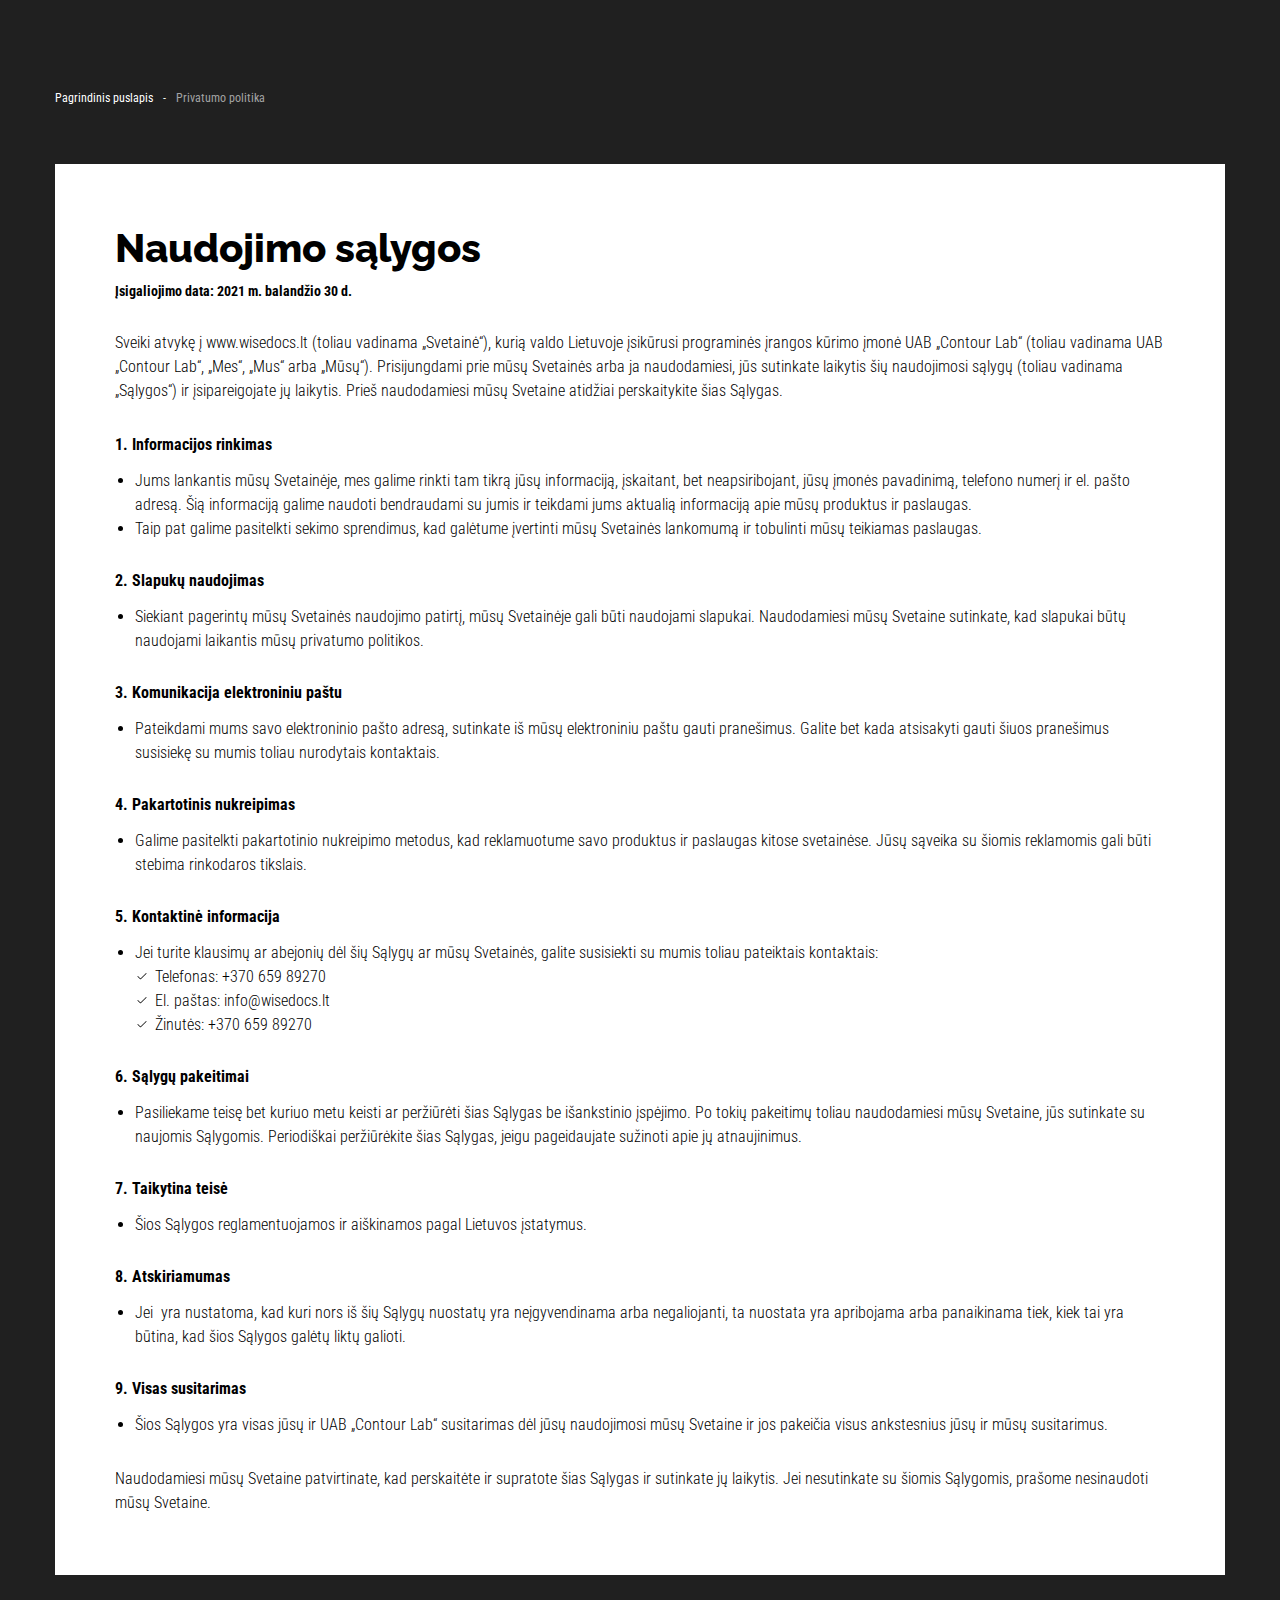
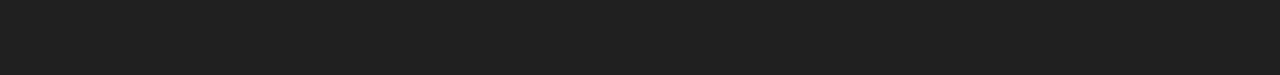
<file: policy.html>
<!doctype html>
<html lang="lt">

<head>
	<title>WiseDocuments</title>
	<meta charset="UTF-8" />
	<meta name="format-detection" content="telephone=no" />
	<!-- <style>body{opacity: 0;}</style> -->
	<link href="https://fonts.googleapis.com/css2?family=Roboto+Condensed:wght@300:400;500;700&display=swap&_v=20240920185747" rel="stylesheet" />
	<link href="https://fonts.googleapis.com/css2?family=Raleway:wght@700;800&display=swap&_v=20240920185747" rel="stylesheet" />
	<link rel="stylesheet" href="css/style.min.css?_v=20240920185747" />

	<link rel="stylesheet" href="files/output.css?_v=20240920185747" />

	<link rel="shortcut icon" href="favicon.ico" />
	<!-- <meta name="robots" content="noindex, nofollow"> -->
	<meta name="viewport" content="width=device-width, initial-scale=1.0" />
</head>

<body class="font-roboto">
	<div class="wrapper">
		<main class="page page-policy pt-[30px] pb-[70px] xl:pt-[90px] xl:pb-[100px] bg-dark">
			<div class="breadcrumbs">
				<div class="main-container breadcrumbs-container flex flex-wrap items-center gap-[10px]">
					<a href="/" class="breadcrumbs__item link">Pagrindinis puslapis</a>
					-
					<span class="breadcrumbs__item breadcrumbs__item--current">Privatumo politika</span>
				</div>
			</div>

			<section class="policy">
				<div class="main-container pt-7 xl:pt-[58px]">
					<div class="w-full font-light h-full flex flex-col gap-[30px] bg-white px-5 py-[50px] xl:p-[60px]">
						<div class="flex flex-col gap-[10px]">
							<h2 class="title">Naudojimo sąlygos</h2>
							<p class="font-bold text-sm">
								Įsigaliojimo data: 2021 m. balandžio 30 d.
							</p>
						</div>
						<p>
							Sveiki atvykę į www.wisedocs.lt (toliau vadinama „Svetainė“),
							kurią valdo Lietuvoje įsikūrusi programinės įrangos kūrimo įmonė
							UAB „Contour Lab“ (toliau vadinama UAB „Contour Lab“, „Mes“,
							„Mus“ arba „Mūsų“). Prisijungdami prie mūsų Svetainės arba ja
							naudodamiesi, jūs sutinkate laikytis šių naudojimosi sąlygų
							(toliau vadinama „Sąlygos“) ir įsipareigojate jų laikytis. Prieš
							naudodamiesi mūsų Svetaine atidžiai perskaitykite šias Sąlygas.
						</p>
						<ul class="policy-list">
							<li class="paragraph">
								<h5 class="paragraph-title">1. Informacijos rinkimas</h5>
								<ol class="policy-sub-list">
									<li>
										Jums lankantis mūsų Svetainėje, mes galime rinkti tam
										tikrą jūsų informaciją, įskaitant, bet neapsiribojant,
										jūsų įmonės pavadinimą, telefono numerį ir el. pašto
										adresą. Šią informaciją galime naudoti bendraudami su
										jumis ir teikdami jums aktualią informaciją apie mūsų
										produktus ir paslaugas.
									</li>
									<li>
										Taip pat galime pasitelkti sekimo sprendimus, kad galėtume
										įvertinti mūsų Svetainės lankomumą ir tobulinti mūsų
										teikiamas paslaugas.
									</li>
								</ol>
							</li>
							<li class="paragraph">
								<h5 class="paragraph-title">2. Slapukų naudojimas</h5>
								<ol class="policy-sub-list">
									<li>
										Siekiant pagerintų mūsų Svetainės naudojimo patirtį, mūsų
										Svetainėje gali būti naudojami slapukai. Naudodamiesi mūsų
										Svetaine sutinkate, kad slapukai būtų naudojami laikantis
										mūsų privatumo politikos.
									</li>
								</ol>
							</li>
							<li class="paragraph">
								<h5 class="paragraph-title">
									3. Komunikacija elektroniniu paštu
								</h5>
								<ol class="policy-sub-list">
									<li>
										Pateikdami mums savo elektroninio pašto adresą, sutinkate
										iš mūsų elektroniniu paštu gauti pranešimus. Galite bet
										kada atsisakyti gauti šiuos pranešimus susisiekę su mumis
										toliau nurodytais kontaktais.
									</li>
								</ol>
							</li>
							<li class="paragraph">
								<h5 class="paragraph-title">4. Pakartotinis nukreipimas</h5>
								<ol class="policy-sub-list">
									<li>
										Galime pasitelkti pakartotinio nukreipimo metodus, kad
										reklamuotume savo produktus ir paslaugas kitose
										svetainėse. Jūsų sąveika su šiomis reklamomis gali būti
										stebima rinkodaros tikslais.
									</li>
								</ol>
							</li>
							<li class="paragraph">
								<h5 class="paragraph-title">5. Kontaktinė informacija</h5>
								<ol class="policy-sub-list">
									<li>
										Jei turite klausimų ar abejonių dėl šių Sąlygų ar mūsų
										Svetainės, galite susisiekti su mumis toliau pateiktais
										kontaktais:
										<ol class="policy-sub-sub-list">
											<li>Telefonas: +370 659 89270</li>
											<li>El. paštas: info@wisedocs.lt</li>
											<li>Žinutės: +370 659 89270</li>
										</ol>
									</li>
								</ol>
							</li>
							<li class="paragraph">
								<h5 class="paragraph-title">6. Sąlygų pakeitimai</h5>
								<ol class="policy-sub-list">
									<li>
										Pasiliekame teisę bet kuriuo metu keisti ar peržiūrėti
										šias Sąlygas be išankstinio įspėjimo. Po tokių pakeitimų
										toliau naudodamiesi mūsų Svetaine, jūs sutinkate su
										naujomis Sąlygomis. Periodiškai peržiūrėkite šias Sąlygas,
										jeigu pageidaujate sužinoti apie jų atnaujinimus.
									</li>
								</ol>
							</li>
							<li class="paragraph">
								<h5 class="paragraph-title">7. Taikytina teisė</h5>
								<ol class="policy-sub-list">
									<li>
										Šios Sąlygos reglamentuojamos ir aiškinamos pagal Lietuvos
										įstatymus.
									</li>
								</ol>
							</li>
							<li class="paragraph">
								<h5 class="paragraph-title">8. Atskiriamumas</h5>
								<ol class="policy-sub-list">
									<li>
										Jei  yra nustatoma, kad kuri nors iš šių Sąlygų nuostatų
										yra neįgyvendinama arba negaliojanti, ta nuostata yra
										apribojama arba panaikinama tiek, kiek tai yra būtina, kad
										šios Sąlygos galėtų liktų galioti.
									</li>
								</ol>
							</li>
							<li class="paragraph">
								<h5 class="paragraph-title">9. Visas susitarimas</h5>
								<ol class="policy-sub-list">
									<li>
										Šios Sąlygos yra visas jūsų ir UAB „Contour Lab“
										susitarimas dėl jūsų naudojimosi mūsų Svetaine ir jos
										pakeičia visus ankstesnius jūsų ir mūsų susitarimus.
									</li>
								</ol>
							</li>
						</ul>
						<p>
							Naudodamiesi mūsų Svetaine patvirtinate, kad perskaitėte ir
							supratote šias Sąlygas ir sutinkate jų laikytis. Jei nesutinkate
							su šiomis Sąlygomis, prašome nesinaudoti mūsų Svetaine.
						</p>
					</div>
				</div>
			</section>
		</main>
	</div>
	<script src="js/app.min.js?_v=20240920185747"></script>
</body>

</html>
</file>
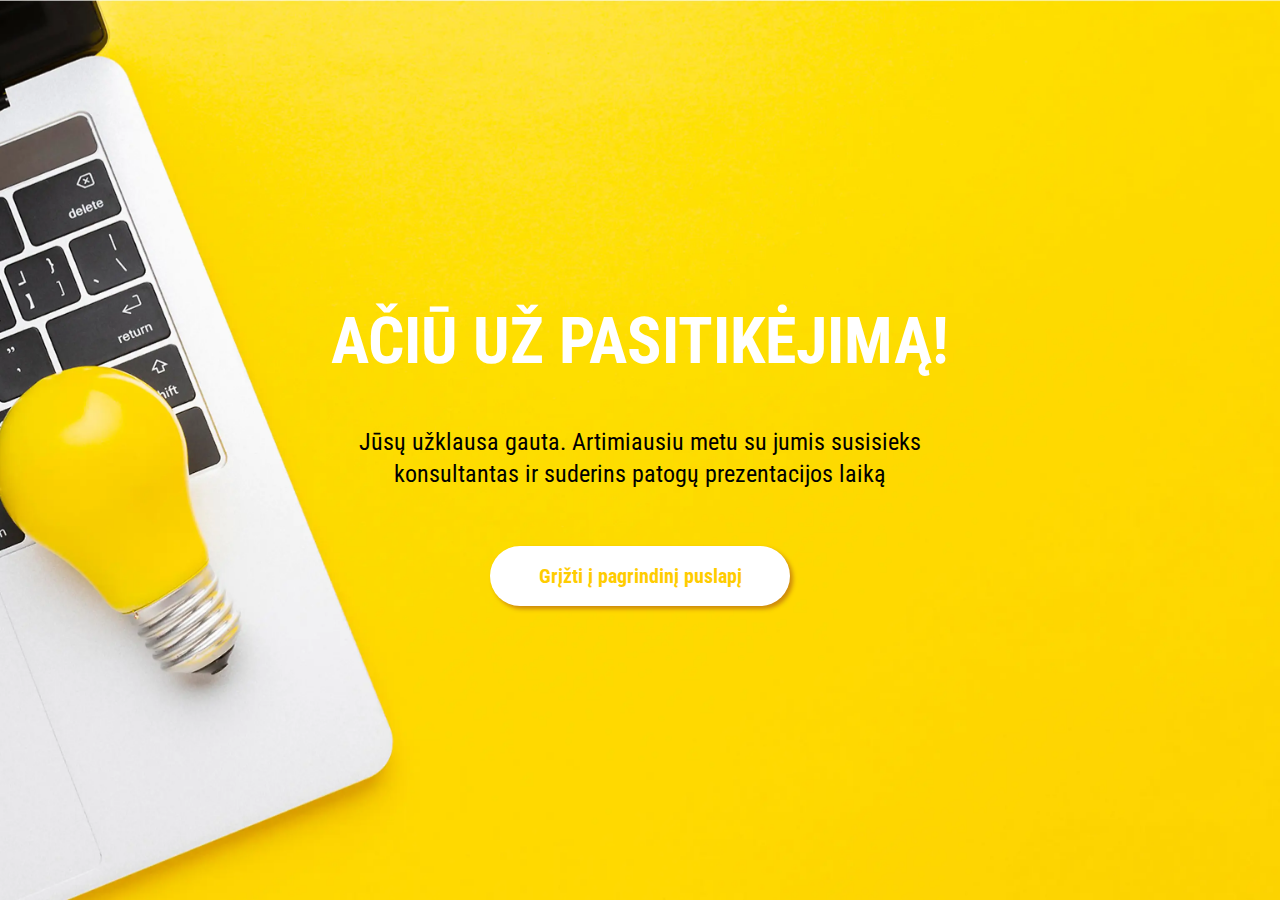
<file: thanks.html>
<!doctype html>
<html lang="lt">

<head>
	<title>WiseDocuments</title>
	<meta charset="UTF-8" />
	<meta name="format-detection" content="telephone=no" />
	<!-- <style>body{opacity: 0;}</style> -->
	<link href="https://fonts.googleapis.com/css2?family=Roboto+Condensed:wght@300:400;500;700&display=swap&_v=20240920185747" rel="stylesheet" />
	<link href="https://fonts.googleapis.com/css2?family=Raleway:wght@700;800&display=swap&_v=20240920185747" rel="stylesheet" />
	<link rel="stylesheet" href="css/style.min.css?_v=20240920185747" />

	<link rel="stylesheet" href="files/output.css?_v=20240920185747" />

	<link rel="shortcut icon" href="favicon.ico" />
	<!-- <meta name="robots" content="noindex, nofollow"> -->
	<meta name="viewport" content="width=device-width, initial-scale=1.0" />
</head>

<body class="font-roboto">
	<div class="wrapper">
		<main class="page">
			<section class="thanks flex justify-center items-center relative bg-mainYellow w-full h-full min-h-screen">
				<div class="absolute top-0 left-0 w-full h-full">
					<picture><source srcset="img/thanks/bg.webp" type="image/webp"><img class="w-full h-full object-cover hidden md:block" src="img/thanks/bg.jpg" alt="Image" /></picture>
					<picture><source srcset="img/thanks/bg-mobile.webp" type="image/webp"><img class="w-full h-full object-cover md:hidden" src="img/thanks/bg-mobile.jpg" alt="Image" /></picture>
				</div>
				<div class="main-container py-5 relative w-fit h-fit text-center z-[2]">
					<div class="flex flex-col items-center justify-center gap-[56px]">
						<div class="flex flex-col items-center justify-center gap-[36px]">
							<h1 class="text-white font-bold uppercase text-[35px] xl:text-[64px]">
								AČIŪ UŽ PASITIKĖJIMĄ!
							</h1>
							<p class="text-sm max-w-[620px] md:text-2xl">
								Jūsų užklausa gauta. Artimiausiu metu su jumis susisieks
								konsultantas ir suderins patogų prezentacijos laiką
							</p>
						</div>

						<a href="/" class="flex font-bold text-xl max-w-[300px] h-[60px] text-nowrap text-mainYellow items-center justify-center text-center px-3 py-1 rounded-[50px] overflow-hidden bg-white w-full shadow-[3px_3px_4px_0px_rgba(198,_128,_14,_0.9)] transition-colors duration-300 hover:bg-[#191919]">
							Grįžti į pagrindinį puslapį
						</a>
					</div>
				</div>
			</section>
		</main>
	</div>
	<script src="js/app.min.js?_v=20240920185747"></script>
</body>

</html>
</file>
<file: css/style.min.css>
[data-aos][data-aos][data-aos-duration="50"],body[data-aos-duration="50"] [data-aos]{-webkit-transition-duration:50ms;transition-duration:50ms}[data-aos][data-aos][data-aos-delay="50"],body[data-aos-delay="50"] [data-aos]{-webkit-transition-delay:0;transition-delay:0}[data-aos][data-aos][data-aos-delay="50"].aos-animate,body[data-aos-delay="50"] [data-aos].aos-animate{-webkit-transition-delay:50ms;transition-delay:50ms}[data-aos][data-aos][data-aos-duration="100"],body[data-aos-duration="100"] [data-aos]{-webkit-transition-duration:.1s;transition-duration:.1s}[data-aos][data-aos][data-aos-delay="100"],body[data-aos-delay="100"] [data-aos]{-webkit-transition-delay:0;transition-delay:0}[data-aos][data-aos][data-aos-delay="100"].aos-animate,body[data-aos-delay="100"] [data-aos].aos-animate{-webkit-transition-delay:.1s;transition-delay:.1s}[data-aos][data-aos][data-aos-duration="150"],body[data-aos-duration="150"] [data-aos]{-webkit-transition-duration:.15s;transition-duration:.15s}[data-aos][data-aos][data-aos-delay="150"],body[data-aos-delay="150"] [data-aos]{-webkit-transition-delay:0;transition-delay:0}[data-aos][data-aos][data-aos-delay="150"].aos-animate,body[data-aos-delay="150"] [data-aos].aos-animate{-webkit-transition-delay:.15s;transition-delay:.15s}[data-aos][data-aos][data-aos-duration="200"],body[data-aos-duration="200"] [data-aos]{-webkit-transition-duration:.2s;transition-duration:.2s}[data-aos][data-aos][data-aos-delay="200"],body[data-aos-delay="200"] [data-aos]{-webkit-transition-delay:0;transition-delay:0}[data-aos][data-aos][data-aos-delay="200"].aos-animate,body[data-aos-delay="200"] [data-aos].aos-animate{-webkit-transition-delay:.2s;transition-delay:.2s}[data-aos][data-aos][data-aos-duration="250"],body[data-aos-duration="250"] [data-aos]{-webkit-transition-duration:.25s;transition-duration:.25s}[data-aos][data-aos][data-aos-delay="250"],body[data-aos-delay="250"] [data-aos]{-webkit-transition-delay:0;transition-delay:0}[data-aos][data-aos][data-aos-delay="250"].aos-animate,body[data-aos-delay="250"] [data-aos].aos-animate{-webkit-transition-delay:.25s;transition-delay:.25s}[data-aos][data-aos][data-aos-duration="300"],body[data-aos-duration="300"] [data-aos]{-webkit-transition-duration:.3s;transition-duration:.3s}[data-aos][data-aos][data-aos-delay="300"],body[data-aos-delay="300"] [data-aos]{-webkit-transition-delay:0;transition-delay:0}[data-aos][data-aos][data-aos-delay="300"].aos-animate,body[data-aos-delay="300"] [data-aos].aos-animate{-webkit-transition-delay:.3s;transition-delay:.3s}[data-aos][data-aos][data-aos-duration="350"],body[data-aos-duration="350"] [data-aos]{-webkit-transition-duration:.35s;transition-duration:.35s}[data-aos][data-aos][data-aos-delay="350"],body[data-aos-delay="350"] [data-aos]{-webkit-transition-delay:0;transition-delay:0}[data-aos][data-aos][data-aos-delay="350"].aos-animate,body[data-aos-delay="350"] [data-aos].aos-animate{-webkit-transition-delay:.35s;transition-delay:.35s}[data-aos][data-aos][data-aos-duration="400"],body[data-aos-duration="400"] [data-aos]{-webkit-transition-duration:.4s;transition-duration:.4s}[data-aos][data-aos][data-aos-delay="400"],body[data-aos-delay="400"] [data-aos]{-webkit-transition-delay:0;transition-delay:0}[data-aos][data-aos][data-aos-delay="400"].aos-animate,body[data-aos-delay="400"] [data-aos].aos-animate{-webkit-transition-delay:.4s;transition-delay:.4s}[data-aos][data-aos][data-aos-duration="450"],body[data-aos-duration="450"] [data-aos]{-webkit-transition-duration:.45s;transition-duration:.45s}[data-aos][data-aos][data-aos-delay="450"],body[data-aos-delay="450"] [data-aos]{-webkit-transition-delay:0;transition-delay:0}[data-aos][data-aos][data-aos-delay="450"].aos-animate,body[data-aos-delay="450"] [data-aos].aos-animate{-webkit-transition-delay:.45s;transition-delay:.45s}[data-aos][data-aos][data-aos-duration="500"],body[data-aos-duration="500"] [data-aos]{-webkit-transition-duration:.5s;transition-duration:.5s}[data-aos][data-aos][data-aos-delay="500"],body[data-aos-delay="500"] [data-aos]{-webkit-transition-delay:0;transition-delay:0}[data-aos][data-aos][data-aos-delay="500"].aos-animate,body[data-aos-delay="500"] [data-aos].aos-animate{-webkit-transition-delay:.5s;transition-delay:.5s}[data-aos][data-aos][data-aos-duration="550"],body[data-aos-duration="550"] [data-aos]{-webkit-transition-duration:.55s;transition-duration:.55s}[data-aos][data-aos][data-aos-delay="550"],body[data-aos-delay="550"] [data-aos]{-webkit-transition-delay:0;transition-delay:0}[data-aos][data-aos][data-aos-delay="550"].aos-animate,body[data-aos-delay="550"] [data-aos].aos-animate{-webkit-transition-delay:.55s;transition-delay:.55s}[data-aos][data-aos][data-aos-duration="600"],body[data-aos-duration="600"] [data-aos]{-webkit-transition-duration:.6s;transition-duration:.6s}[data-aos][data-aos][data-aos-delay="600"],body[data-aos-delay="600"] [data-aos]{-webkit-transition-delay:0;transition-delay:0}[data-aos][data-aos][data-aos-delay="600"].aos-animate,body[data-aos-delay="600"] [data-aos].aos-animate{-webkit-transition-delay:.6s;transition-delay:.6s}[data-aos][data-aos][data-aos-duration="650"],body[data-aos-duration="650"] [data-aos]{-webkit-transition-duration:.65s;transition-duration:.65s}[data-aos][data-aos][data-aos-delay="650"],body[data-aos-delay="650"] [data-aos]{-webkit-transition-delay:0;transition-delay:0}[data-aos][data-aos][data-aos-delay="650"].aos-animate,body[data-aos-delay="650"] [data-aos].aos-animate{-webkit-transition-delay:.65s;transition-delay:.65s}[data-aos][data-aos][data-aos-duration="700"],body[data-aos-duration="700"] [data-aos]{-webkit-transition-duration:.7s;transition-duration:.7s}[data-aos][data-aos][data-aos-delay="700"],body[data-aos-delay="700"] [data-aos]{-webkit-transition-delay:0;transition-delay:0}[data-aos][data-aos][data-aos-delay="700"].aos-animate,body[data-aos-delay="700"] [data-aos].aos-animate{-webkit-transition-delay:.7s;transition-delay:.7s}[data-aos][data-aos][data-aos-duration="750"],body[data-aos-duration="750"] [data-aos]{-webkit-transition-duration:.75s;transition-duration:.75s}[data-aos][data-aos][data-aos-delay="750"],body[data-aos-delay="750"] [data-aos]{-webkit-transition-delay:0;transition-delay:0}[data-aos][data-aos][data-aos-delay="750"].aos-animate,body[data-aos-delay="750"] [data-aos].aos-animate{-webkit-transition-delay:.75s;transition-delay:.75s}[data-aos][data-aos][data-aos-duration="800"],body[data-aos-duration="800"] [data-aos]{-webkit-transition-duration:.8s;transition-duration:.8s}[data-aos][data-aos][data-aos-delay="800"],body[data-aos-delay="800"] [data-aos]{-webkit-transition-delay:0;transition-delay:0}[data-aos][data-aos][data-aos-delay="800"].aos-animate,body[data-aos-delay="800"] [data-aos].aos-animate{-webkit-transition-delay:.8s;transition-delay:.8s}[data-aos][data-aos][data-aos-duration="850"],body[data-aos-duration="850"] [data-aos]{-webkit-transition-duration:.85s;transition-duration:.85s}[data-aos][data-aos][data-aos-delay="850"],body[data-aos-delay="850"] [data-aos]{-webkit-transition-delay:0;transition-delay:0}[data-aos][data-aos][data-aos-delay="850"].aos-animate,body[data-aos-delay="850"] [data-aos].aos-animate{-webkit-transition-delay:.85s;transition-delay:.85s}[data-aos][data-aos][data-aos-duration="900"],body[data-aos-duration="900"] [data-aos]{-webkit-transition-duration:.9s;transition-duration:.9s}[data-aos][data-aos][data-aos-delay="900"],body[data-aos-delay="900"] [data-aos]{-webkit-transition-delay:0;transition-delay:0}[data-aos][data-aos][data-aos-delay="900"].aos-animate,body[data-aos-delay="900"] [data-aos].aos-animate{-webkit-transition-delay:.9s;transition-delay:.9s}[data-aos][data-aos][data-aos-duration="950"],body[data-aos-duration="950"] [data-aos]{-webkit-transition-duration:.95s;transition-duration:.95s}[data-aos][data-aos][data-aos-delay="950"],body[data-aos-delay="950"] [data-aos]{-webkit-transition-delay:0;transition-delay:0}[data-aos][data-aos][data-aos-delay="950"].aos-animate,body[data-aos-delay="950"] [data-aos].aos-animate{-webkit-transition-delay:.95s;transition-delay:.95s}[data-aos][data-aos][data-aos-duration="1000"],body[data-aos-duration="1000"] [data-aos]{-webkit-transition-duration:1s;transition-duration:1s}[data-aos][data-aos][data-aos-delay="1000"],body[data-aos-delay="1000"] [data-aos]{-webkit-transition-delay:0;transition-delay:0}[data-aos][data-aos][data-aos-delay="1000"].aos-animate,body[data-aos-delay="1000"] [data-aos].aos-animate{-webkit-transition-delay:1s;transition-delay:1s}[data-aos][data-aos][data-aos-duration="1050"],body[data-aos-duration="1050"] [data-aos]{-webkit-transition-duration:1.05s;transition-duration:1.05s}[data-aos][data-aos][data-aos-delay="1050"],body[data-aos-delay="1050"] [data-aos]{-webkit-transition-delay:0;transition-delay:0}[data-aos][data-aos][data-aos-delay="1050"].aos-animate,body[data-aos-delay="1050"] [data-aos].aos-animate{-webkit-transition-delay:1.05s;transition-delay:1.05s}[data-aos][data-aos][data-aos-duration="1100"],body[data-aos-duration="1100"] [data-aos]{-webkit-transition-duration:1.1s;transition-duration:1.1s}[data-aos][data-aos][data-aos-delay="1100"],body[data-aos-delay="1100"] [data-aos]{-webkit-transition-delay:0;transition-delay:0}[data-aos][data-aos][data-aos-delay="1100"].aos-animate,body[data-aos-delay="1100"] [data-aos].aos-animate{-webkit-transition-delay:1.1s;transition-delay:1.1s}[data-aos][data-aos][data-aos-duration="1150"],body[data-aos-duration="1150"] [data-aos]{-webkit-transition-duration:1.15s;transition-duration:1.15s}[data-aos][data-aos][data-aos-delay="1150"],body[data-aos-delay="1150"] [data-aos]{-webkit-transition-delay:0;transition-delay:0}[data-aos][data-aos][data-aos-delay="1150"].aos-animate,body[data-aos-delay="1150"] [data-aos].aos-animate{-webkit-transition-delay:1.15s;transition-delay:1.15s}[data-aos][data-aos][data-aos-duration="1200"],body[data-aos-duration="1200"] [data-aos]{-webkit-transition-duration:1.2s;transition-duration:1.2s}[data-aos][data-aos][data-aos-delay="1200"],body[data-aos-delay="1200"] [data-aos]{-webkit-transition-delay:0;transition-delay:0}[data-aos][data-aos][data-aos-delay="1200"].aos-animate,body[data-aos-delay="1200"] [data-aos].aos-animate{-webkit-transition-delay:1.2s;transition-delay:1.2s}[data-aos][data-aos][data-aos-duration="1250"],body[data-aos-duration="1250"] [data-aos]{-webkit-transition-duration:1.25s;transition-duration:1.25s}[data-aos][data-aos][data-aos-delay="1250"],body[data-aos-delay="1250"] [data-aos]{-webkit-transition-delay:0;transition-delay:0}[data-aos][data-aos][data-aos-delay="1250"].aos-animate,body[data-aos-delay="1250"] [data-aos].aos-animate{-webkit-transition-delay:1.25s;transition-delay:1.25s}[data-aos][data-aos][data-aos-duration="1300"],body[data-aos-duration="1300"] [data-aos]{-webkit-transition-duration:1.3s;transition-duration:1.3s}[data-aos][data-aos][data-aos-delay="1300"],body[data-aos-delay="1300"] [data-aos]{-webkit-transition-delay:0;transition-delay:0}[data-aos][data-aos][data-aos-delay="1300"].aos-animate,body[data-aos-delay="1300"] [data-aos].aos-animate{-webkit-transition-delay:1.3s;transition-delay:1.3s}[data-aos][data-aos][data-aos-duration="1350"],body[data-aos-duration="1350"] [data-aos]{-webkit-transition-duration:1.35s;transition-duration:1.35s}[data-aos][data-aos][data-aos-delay="1350"],body[data-aos-delay="1350"] [data-aos]{-webkit-transition-delay:0;transition-delay:0}[data-aos][data-aos][data-aos-delay="1350"].aos-animate,body[data-aos-delay="1350"] [data-aos].aos-animate{-webkit-transition-delay:1.35s;transition-delay:1.35s}[data-aos][data-aos][data-aos-duration="1400"],body[data-aos-duration="1400"] [data-aos]{-webkit-transition-duration:1.4s;transition-duration:1.4s}[data-aos][data-aos][data-aos-delay="1400"],body[data-aos-delay="1400"] [data-aos]{-webkit-transition-delay:0;transition-delay:0}[data-aos][data-aos][data-aos-delay="1400"].aos-animate,body[data-aos-delay="1400"] [data-aos].aos-animate{-webkit-transition-delay:1.4s;transition-delay:1.4s}[data-aos][data-aos][data-aos-duration="1450"],body[data-aos-duration="1450"] [data-aos]{-webkit-transition-duration:1.45s;transition-duration:1.45s}[data-aos][data-aos][data-aos-delay="1450"],body[data-aos-delay="1450"] [data-aos]{-webkit-transition-delay:0;transition-delay:0}[data-aos][data-aos][data-aos-delay="1450"].aos-animate,body[data-aos-delay="1450"] [data-aos].aos-animate{-webkit-transition-delay:1.45s;transition-delay:1.45s}[data-aos][data-aos][data-aos-duration="1500"],body[data-aos-duration="1500"] [data-aos]{-webkit-transition-duration:1.5s;transition-duration:1.5s}[data-aos][data-aos][data-aos-delay="1500"],body[data-aos-delay="1500"] [data-aos]{-webkit-transition-delay:0;transition-delay:0}[data-aos][data-aos][data-aos-delay="1500"].aos-animate,body[data-aos-delay="1500"] [data-aos].aos-animate{-webkit-transition-delay:1.5s;transition-delay:1.5s}[data-aos][data-aos][data-aos-duration="1550"],body[data-aos-duration="1550"] [data-aos]{-webkit-transition-duration:1.55s;transition-duration:1.55s}[data-aos][data-aos][data-aos-delay="1550"],body[data-aos-delay="1550"] [data-aos]{-webkit-transition-delay:0;transition-delay:0}[data-aos][data-aos][data-aos-delay="1550"].aos-animate,body[data-aos-delay="1550"] [data-aos].aos-animate{-webkit-transition-delay:1.55s;transition-delay:1.55s}[data-aos][data-aos][data-aos-duration="1600"],body[data-aos-duration="1600"] [data-aos]{-webkit-transition-duration:1.6s;transition-duration:1.6s}[data-aos][data-aos][data-aos-delay="1600"],body[data-aos-delay="1600"] [data-aos]{-webkit-transition-delay:0;transition-delay:0}[data-aos][data-aos][data-aos-delay="1600"].aos-animate,body[data-aos-delay="1600"] [data-aos].aos-animate{-webkit-transition-delay:1.6s;transition-delay:1.6s}[data-aos][data-aos][data-aos-duration="1650"],body[data-aos-duration="1650"] [data-aos]{-webkit-transition-duration:1.65s;transition-duration:1.65s}[data-aos][data-aos][data-aos-delay="1650"],body[data-aos-delay="1650"] [data-aos]{-webkit-transition-delay:0;transition-delay:0}[data-aos][data-aos][data-aos-delay="1650"].aos-animate,body[data-aos-delay="1650"] [data-aos].aos-animate{-webkit-transition-delay:1.65s;transition-delay:1.65s}[data-aos][data-aos][data-aos-duration="1700"],body[data-aos-duration="1700"] [data-aos]{-webkit-transition-duration:1.7s;transition-duration:1.7s}[data-aos][data-aos][data-aos-delay="1700"],body[data-aos-delay="1700"] [data-aos]{-webkit-transition-delay:0;transition-delay:0}[data-aos][data-aos][data-aos-delay="1700"].aos-animate,body[data-aos-delay="1700"] [data-aos].aos-animate{-webkit-transition-delay:1.7s;transition-delay:1.7s}[data-aos][data-aos][data-aos-duration="1750"],body[data-aos-duration="1750"] [data-aos]{-webkit-transition-duration:1.75s;transition-duration:1.75s}[data-aos][data-aos][data-aos-delay="1750"],body[data-aos-delay="1750"] [data-aos]{-webkit-transition-delay:0;transition-delay:0}[data-aos][data-aos][data-aos-delay="1750"].aos-animate,body[data-aos-delay="1750"] [data-aos].aos-animate{-webkit-transition-delay:1.75s;transition-delay:1.75s}[data-aos][data-aos][data-aos-duration="1800"],body[data-aos-duration="1800"] [data-aos]{-webkit-transition-duration:1.8s;transition-duration:1.8s}[data-aos][data-aos][data-aos-delay="1800"],body[data-aos-delay="1800"] [data-aos]{-webkit-transition-delay:0;transition-delay:0}[data-aos][data-aos][data-aos-delay="1800"].aos-animate,body[data-aos-delay="1800"] [data-aos].aos-animate{-webkit-transition-delay:1.8s;transition-delay:1.8s}[data-aos][data-aos][data-aos-duration="1850"],body[data-aos-duration="1850"] [data-aos]{-webkit-transition-duration:1.85s;transition-duration:1.85s}[data-aos][data-aos][data-aos-delay="1850"],body[data-aos-delay="1850"] [data-aos]{-webkit-transition-delay:0;transition-delay:0}[data-aos][data-aos][data-aos-delay="1850"].aos-animate,body[data-aos-delay="1850"] [data-aos].aos-animate{-webkit-transition-delay:1.85s;transition-delay:1.85s}[data-aos][data-aos][data-aos-duration="1900"],body[data-aos-duration="1900"] [data-aos]{-webkit-transition-duration:1.9s;transition-duration:1.9s}[data-aos][data-aos][data-aos-delay="1900"],body[data-aos-delay="1900"] [data-aos]{-webkit-transition-delay:0;transition-delay:0}[data-aos][data-aos][data-aos-delay="1900"].aos-animate,body[data-aos-delay="1900"] [data-aos].aos-animate{-webkit-transition-delay:1.9s;transition-delay:1.9s}[data-aos][data-aos][data-aos-duration="1950"],body[data-aos-duration="1950"] [data-aos]{-webkit-transition-duration:1.95s;transition-duration:1.95s}[data-aos][data-aos][data-aos-delay="1950"],body[data-aos-delay="1950"] [data-aos]{-webkit-transition-delay:0;transition-delay:0}[data-aos][data-aos][data-aos-delay="1950"].aos-animate,body[data-aos-delay="1950"] [data-aos].aos-animate{-webkit-transition-delay:1.95s;transition-delay:1.95s}[data-aos][data-aos][data-aos-duration="2000"],body[data-aos-duration="2000"] [data-aos]{-webkit-transition-duration:2s;transition-duration:2s}[data-aos][data-aos][data-aos-delay="2000"],body[data-aos-delay="2000"] [data-aos]{-webkit-transition-delay:0;transition-delay:0}[data-aos][data-aos][data-aos-delay="2000"].aos-animate,body[data-aos-delay="2000"] [data-aos].aos-animate{-webkit-transition-delay:2s;transition-delay:2s}[data-aos][data-aos][data-aos-duration="2050"],body[data-aos-duration="2050"] [data-aos]{-webkit-transition-duration:2.05s;transition-duration:2.05s}[data-aos][data-aos][data-aos-delay="2050"],body[data-aos-delay="2050"] [data-aos]{-webkit-transition-delay:0;transition-delay:0}[data-aos][data-aos][data-aos-delay="2050"].aos-animate,body[data-aos-delay="2050"] [data-aos].aos-animate{-webkit-transition-delay:2.05s;transition-delay:2.05s}[data-aos][data-aos][data-aos-duration="2100"],body[data-aos-duration="2100"] [data-aos]{-webkit-transition-duration:2.1s;transition-duration:2.1s}[data-aos][data-aos][data-aos-delay="2100"],body[data-aos-delay="2100"] [data-aos]{-webkit-transition-delay:0;transition-delay:0}[data-aos][data-aos][data-aos-delay="2100"].aos-animate,body[data-aos-delay="2100"] [data-aos].aos-animate{-webkit-transition-delay:2.1s;transition-delay:2.1s}[data-aos][data-aos][data-aos-duration="2150"],body[data-aos-duration="2150"] [data-aos]{-webkit-transition-duration:2.15s;transition-duration:2.15s}[data-aos][data-aos][data-aos-delay="2150"],body[data-aos-delay="2150"] [data-aos]{-webkit-transition-delay:0;transition-delay:0}[data-aos][data-aos][data-aos-delay="2150"].aos-animate,body[data-aos-delay="2150"] [data-aos].aos-animate{-webkit-transition-delay:2.15s;transition-delay:2.15s}[data-aos][data-aos][data-aos-duration="2200"],body[data-aos-duration="2200"] [data-aos]{-webkit-transition-duration:2.2s;transition-duration:2.2s}[data-aos][data-aos][data-aos-delay="2200"],body[data-aos-delay="2200"] [data-aos]{-webkit-transition-delay:0;transition-delay:0}[data-aos][data-aos][data-aos-delay="2200"].aos-animate,body[data-aos-delay="2200"] [data-aos].aos-animate{-webkit-transition-delay:2.2s;transition-delay:2.2s}[data-aos][data-aos][data-aos-duration="2250"],body[data-aos-duration="2250"] [data-aos]{-webkit-transition-duration:2.25s;transition-duration:2.25s}[data-aos][data-aos][data-aos-delay="2250"],body[data-aos-delay="2250"] [data-aos]{-webkit-transition-delay:0;transition-delay:0}[data-aos][data-aos][data-aos-delay="2250"].aos-animate,body[data-aos-delay="2250"] [data-aos].aos-animate{-webkit-transition-delay:2.25s;transition-delay:2.25s}[data-aos][data-aos][data-aos-duration="2300"],body[data-aos-duration="2300"] [data-aos]{-webkit-transition-duration:2.3s;transition-duration:2.3s}[data-aos][data-aos][data-aos-delay="2300"],body[data-aos-delay="2300"] [data-aos]{-webkit-transition-delay:0;transition-delay:0}[data-aos][data-aos][data-aos-delay="2300"].aos-animate,body[data-aos-delay="2300"] [data-aos].aos-animate{-webkit-transition-delay:2.3s;transition-delay:2.3s}[data-aos][data-aos][data-aos-duration="2350"],body[data-aos-duration="2350"] [data-aos]{-webkit-transition-duration:2.35s;transition-duration:2.35s}[data-aos][data-aos][data-aos-delay="2350"],body[data-aos-delay="2350"] [data-aos]{-webkit-transition-delay:0;transition-delay:0}[data-aos][data-aos][data-aos-delay="2350"].aos-animate,body[data-aos-delay="2350"] [data-aos].aos-animate{-webkit-transition-delay:2.35s;transition-delay:2.35s}[data-aos][data-aos][data-aos-duration="2400"],body[data-aos-duration="2400"] [data-aos]{-webkit-transition-duration:2.4s;transition-duration:2.4s}[data-aos][data-aos][data-aos-delay="2400"],body[data-aos-delay="2400"] [data-aos]{-webkit-transition-delay:0;transition-delay:0}[data-aos][data-aos][data-aos-delay="2400"].aos-animate,body[data-aos-delay="2400"] [data-aos].aos-animate{-webkit-transition-delay:2.4s;transition-delay:2.4s}[data-aos][data-aos][data-aos-duration="2450"],body[data-aos-duration="2450"] [data-aos]{-webkit-transition-duration:2.45s;transition-duration:2.45s}[data-aos][data-aos][data-aos-delay="2450"],body[data-aos-delay="2450"] [data-aos]{-webkit-transition-delay:0;transition-delay:0}[data-aos][data-aos][data-aos-delay="2450"].aos-animate,body[data-aos-delay="2450"] [data-aos].aos-animate{-webkit-transition-delay:2.45s;transition-delay:2.45s}[data-aos][data-aos][data-aos-duration="2500"],body[data-aos-duration="2500"] [data-aos]{-webkit-transition-duration:2.5s;transition-duration:2.5s}[data-aos][data-aos][data-aos-delay="2500"],body[data-aos-delay="2500"] [data-aos]{-webkit-transition-delay:0;transition-delay:0}[data-aos][data-aos][data-aos-delay="2500"].aos-animate,body[data-aos-delay="2500"] [data-aos].aos-animate{-webkit-transition-delay:2.5s;transition-delay:2.5s}[data-aos][data-aos][data-aos-duration="2550"],body[data-aos-duration="2550"] [data-aos]{-webkit-transition-duration:2.55s;transition-duration:2.55s}[data-aos][data-aos][data-aos-delay="2550"],body[data-aos-delay="2550"] [data-aos]{-webkit-transition-delay:0;transition-delay:0}[data-aos][data-aos][data-aos-delay="2550"].aos-animate,body[data-aos-delay="2550"] [data-aos].aos-animate{-webkit-transition-delay:2.55s;transition-delay:2.55s}[data-aos][data-aos][data-aos-duration="2600"],body[data-aos-duration="2600"] [data-aos]{-webkit-transition-duration:2.6s;transition-duration:2.6s}[data-aos][data-aos][data-aos-delay="2600"],body[data-aos-delay="2600"] [data-aos]{-webkit-transition-delay:0;transition-delay:0}[data-aos][data-aos][data-aos-delay="2600"].aos-animate,body[data-aos-delay="2600"] [data-aos].aos-animate{-webkit-transition-delay:2.6s;transition-delay:2.6s}[data-aos][data-aos][data-aos-duration="2650"],body[data-aos-duration="2650"] [data-aos]{-webkit-transition-duration:2.65s;transition-duration:2.65s}[data-aos][data-aos][data-aos-delay="2650"],body[data-aos-delay="2650"] [data-aos]{-webkit-transition-delay:0;transition-delay:0}[data-aos][data-aos][data-aos-delay="2650"].aos-animate,body[data-aos-delay="2650"] [data-aos].aos-animate{-webkit-transition-delay:2.65s;transition-delay:2.65s}[data-aos][data-aos][data-aos-duration="2700"],body[data-aos-duration="2700"] [data-aos]{-webkit-transition-duration:2.7s;transition-duration:2.7s}[data-aos][data-aos][data-aos-delay="2700"],body[data-aos-delay="2700"] [data-aos]{-webkit-transition-delay:0;transition-delay:0}[data-aos][data-aos][data-aos-delay="2700"].aos-animate,body[data-aos-delay="2700"] [data-aos].aos-animate{-webkit-transition-delay:2.7s;transition-delay:2.7s}[data-aos][data-aos][data-aos-duration="2750"],body[data-aos-duration="2750"] [data-aos]{-webkit-transition-duration:2.75s;transition-duration:2.75s}[data-aos][data-aos][data-aos-delay="2750"],body[data-aos-delay="2750"] [data-aos]{-webkit-transition-delay:0;transition-delay:0}[data-aos][data-aos][data-aos-delay="2750"].aos-animate,body[data-aos-delay="2750"] [data-aos].aos-animate{-webkit-transition-delay:2.75s;transition-delay:2.75s}[data-aos][data-aos][data-aos-duration="2800"],body[data-aos-duration="2800"] [data-aos]{-webkit-transition-duration:2.8s;transition-duration:2.8s}[data-aos][data-aos][data-aos-delay="2800"],body[data-aos-delay="2800"] [data-aos]{-webkit-transition-delay:0;transition-delay:0}[data-aos][data-aos][data-aos-delay="2800"].aos-animate,body[data-aos-delay="2800"] [data-aos].aos-animate{-webkit-transition-delay:2.8s;transition-delay:2.8s}[data-aos][data-aos][data-aos-duration="2850"],body[data-aos-duration="2850"] [data-aos]{-webkit-transition-duration:2.85s;transition-duration:2.85s}[data-aos][data-aos][data-aos-delay="2850"],body[data-aos-delay="2850"] [data-aos]{-webkit-transition-delay:0;transition-delay:0}[data-aos][data-aos][data-aos-delay="2850"].aos-animate,body[data-aos-delay="2850"] [data-aos].aos-animate{-webkit-transition-delay:2.85s;transition-delay:2.85s}[data-aos][data-aos][data-aos-duration="2900"],body[data-aos-duration="2900"] [data-aos]{-webkit-transition-duration:2.9s;transition-duration:2.9s}[data-aos][data-aos][data-aos-delay="2900"],body[data-aos-delay="2900"] [data-aos]{-webkit-transition-delay:0;transition-delay:0}[data-aos][data-aos][data-aos-delay="2900"].aos-animate,body[data-aos-delay="2900"] [data-aos].aos-animate{-webkit-transition-delay:2.9s;transition-delay:2.9s}[data-aos][data-aos][data-aos-duration="2950"],body[data-aos-duration="2950"] [data-aos]{-webkit-transition-duration:2.95s;transition-duration:2.95s}[data-aos][data-aos][data-aos-delay="2950"],body[data-aos-delay="2950"] [data-aos]{-webkit-transition-delay:0;transition-delay:0}[data-aos][data-aos][data-aos-delay="2950"].aos-animate,body[data-aos-delay="2950"] [data-aos].aos-animate{-webkit-transition-delay:2.95s;transition-delay:2.95s}[data-aos][data-aos][data-aos-duration="3000"],body[data-aos-duration="3000"] [data-aos]{-webkit-transition-duration:3s;transition-duration:3s}[data-aos][data-aos][data-aos-delay="3000"],body[data-aos-delay="3000"] [data-aos]{-webkit-transition-delay:0;transition-delay:0}[data-aos][data-aos][data-aos-delay="3000"].aos-animate,body[data-aos-delay="3000"] [data-aos].aos-animate{-webkit-transition-delay:3s;transition-delay:3s}[data-aos][data-aos][data-aos-easing=linear],body[data-aos-easing=linear] [data-aos]{-webkit-transition-timing-function:cubic-bezier(.25,.25,.75,.75);transition-timing-function:cubic-bezier(.25,.25,.75,.75)}[data-aos][data-aos][data-aos-easing=ease],body[data-aos-easing=ease] [data-aos]{-webkit-transition-timing-function:ease;transition-timing-function:ease}[data-aos][data-aos][data-aos-easing=ease-in],body[data-aos-easing=ease-in] [data-aos]{-webkit-transition-timing-function:ease-in;transition-timing-function:ease-in}[data-aos][data-aos][data-aos-easing=ease-out],body[data-aos-easing=ease-out] [data-aos]{-webkit-transition-timing-function:ease-out;transition-timing-function:ease-out}[data-aos][data-aos][data-aos-easing=ease-in-out],body[data-aos-easing=ease-in-out] [data-aos]{-webkit-transition-timing-function:ease-in-out;transition-timing-function:ease-in-out}[data-aos][data-aos][data-aos-easing=ease-in-back],body[data-aos-easing=ease-in-back] [data-aos]{-webkit-transition-timing-function:cubic-bezier(.6,-.28,.735,.045);transition-timing-function:cubic-bezier(.6,-.28,.735,.045)}[data-aos][data-aos][data-aos-easing=ease-out-back],body[data-aos-easing=ease-out-back] [data-aos]{-webkit-transition-timing-function:cubic-bezier(.175,.885,.32,1.275);transition-timing-function:cubic-bezier(.175,.885,.32,1.275)}[data-aos][data-aos][data-aos-easing=ease-in-out-back],body[data-aos-easing=ease-in-out-back] [data-aos]{-webkit-transition-timing-function:cubic-bezier(.68,-.55,.265,1.55);transition-timing-function:cubic-bezier(.68,-.55,.265,1.55)}[data-aos][data-aos][data-aos-easing=ease-in-sine],body[data-aos-easing=ease-in-sine] [data-aos]{-webkit-transition-timing-function:cubic-bezier(.47,0,.745,.715);transition-timing-function:cubic-bezier(.47,0,.745,.715)}[data-aos][data-aos][data-aos-easing=ease-out-sine],body[data-aos-easing=ease-out-sine] [data-aos]{-webkit-transition-timing-function:cubic-bezier(.39,.575,.565,1);transition-timing-function:cubic-bezier(.39,.575,.565,1)}[data-aos][data-aos][data-aos-easing=ease-in-out-sine],body[data-aos-easing=ease-in-out-sine] [data-aos]{-webkit-transition-timing-function:cubic-bezier(.445,.05,.55,.95);transition-timing-function:cubic-bezier(.445,.05,.55,.95)}[data-aos][data-aos][data-aos-easing=ease-in-quad],body[data-aos-easing=ease-in-quad] [data-aos]{-webkit-transition-timing-function:cubic-bezier(.55,.085,.68,.53);transition-timing-function:cubic-bezier(.55,.085,.68,.53)}[data-aos][data-aos][data-aos-easing=ease-out-quad],body[data-aos-easing=ease-out-quad] [data-aos]{-webkit-transition-timing-function:cubic-bezier(.25,.46,.45,.94);transition-timing-function:cubic-bezier(.25,.46,.45,.94)}[data-aos][data-aos][data-aos-easing=ease-in-out-quad],body[data-aos-easing=ease-in-out-quad] [data-aos]{-webkit-transition-timing-function:cubic-bezier(.455,.03,.515,.955);transition-timing-function:cubic-bezier(.455,.03,.515,.955)}[data-aos][data-aos][data-aos-easing=ease-in-cubic],body[data-aos-easing=ease-in-cubic] [data-aos]{-webkit-transition-timing-function:cubic-bezier(.55,.085,.68,.53);transition-timing-function:cubic-bezier(.55,.085,.68,.53)}[data-aos][data-aos][data-aos-easing=ease-out-cubic],body[data-aos-easing=ease-out-cubic] [data-aos]{-webkit-transition-timing-function:cubic-bezier(.25,.46,.45,.94);transition-timing-function:cubic-bezier(.25,.46,.45,.94)}[data-aos][data-aos][data-aos-easing=ease-in-out-cubic],body[data-aos-easing=ease-in-out-cubic] [data-aos]{-webkit-transition-timing-function:cubic-bezier(.455,.03,.515,.955);transition-timing-function:cubic-bezier(.455,.03,.515,.955)}[data-aos][data-aos][data-aos-easing=ease-in-quart],body[data-aos-easing=ease-in-quart] [data-aos]{-webkit-transition-timing-function:cubic-bezier(.55,.085,.68,.53);transition-timing-function:cubic-bezier(.55,.085,.68,.53)}[data-aos][data-aos][data-aos-easing=ease-out-quart],body[data-aos-easing=ease-out-quart] [data-aos]{-webkit-transition-timing-function:cubic-bezier(.25,.46,.45,.94);transition-timing-function:cubic-bezier(.25,.46,.45,.94)}[data-aos][data-aos][data-aos-easing=ease-in-out-quart],body[data-aos-easing=ease-in-out-quart] [data-aos]{-webkit-transition-timing-function:cubic-bezier(.455,.03,.515,.955);transition-timing-function:cubic-bezier(.455,.03,.515,.955)}[data-aos^=fade][data-aos^=fade]{opacity:0;-webkit-transition-property:opacity,-webkit-transform;transition-property:opacity,-webkit-transform;transition-property:opacity,transform;transition-property:opacity,transform,-webkit-transform}[data-aos^=fade][data-aos^=fade].aos-animate{opacity:1;-webkit-transform:translateZ(0);transform:translateZ(0)}[data-aos=fade-up]{-webkit-transform:translate3d(0,100px,0);transform:translate3d(0,100px,0)}[data-aos=fade-down]{-webkit-transform:translate3d(0,-100px,0);transform:translate3d(0,-100px,0)}[data-aos=fade-right]{-webkit-transform:translate3d(-100px,0,0);transform:translate3d(-100px,0,0)}[data-aos=fade-left]{-webkit-transform:translate3d(100px,0,0);transform:translate3d(100px,0,0)}[data-aos=fade-up-right]{-webkit-transform:translate3d(-100px,100px,0);transform:translate3d(-100px,100px,0)}[data-aos=fade-up-left]{-webkit-transform:translate3d(100px,100px,0);transform:translate3d(100px,100px,0)}[data-aos=fade-down-right]{-webkit-transform:translate3d(-100px,-100px,0);transform:translate3d(-100px,-100px,0)}[data-aos=fade-down-left]{-webkit-transform:translate3d(100px,-100px,0);transform:translate3d(100px,-100px,0)}[data-aos^=zoom][data-aos^=zoom]{opacity:0;-webkit-transition-property:opacity,-webkit-transform;transition-property:opacity,-webkit-transform;transition-property:opacity,transform;transition-property:opacity,transform,-webkit-transform}[data-aos^=zoom][data-aos^=zoom].aos-animate{opacity:1;-webkit-transform:translateZ(0) scale(1);transform:translateZ(0) scale(1)}[data-aos=zoom-in]{-webkit-transform:scale(.6);-ms-transform:scale(.6);transform:scale(.6)}[data-aos=zoom-in-up]{-webkit-transform:translate3d(0,100px,0) scale(.6);transform:translate3d(0,100px,0) scale(.6)}[data-aos=zoom-in-down]{-webkit-transform:translate3d(0,-100px,0) scale(.6);transform:translate3d(0,-100px,0) scale(.6)}[data-aos=zoom-in-right]{-webkit-transform:translate3d(-100px,0,0) scale(.6);transform:translate3d(-100px,0,0) scale(.6)}[data-aos=zoom-in-left]{-webkit-transform:translate3d(100px,0,0) scale(.6);transform:translate3d(100px,0,0) scale(.6)}[data-aos=zoom-out]{-webkit-transform:scale(1.2);-ms-transform:scale(1.2);transform:scale(1.2)}[data-aos=zoom-out-up]{-webkit-transform:translate3d(0,100px,0) scale(1.2);transform:translate3d(0,100px,0) scale(1.2)}[data-aos=zoom-out-down]{-webkit-transform:translate3d(0,-100px,0) scale(1.2);transform:translate3d(0,-100px,0) scale(1.2)}[data-aos=zoom-out-right]{-webkit-transform:translate3d(-100px,0,0) scale(1.2);transform:translate3d(-100px,0,0) scale(1.2)}[data-aos=zoom-out-left]{-webkit-transform:translate3d(100px,0,0) scale(1.2);transform:translate3d(100px,0,0) scale(1.2)}[data-aos^=slide][data-aos^=slide]{-webkit-transition-property:-webkit-transform;transition-property:-webkit-transform;transition-property:transform;transition-property:transform,-webkit-transform}[data-aos^=slide][data-aos^=slide].aos-animate{-webkit-transform:translateZ(0);transform:translateZ(0)}[data-aos=slide-up]{-webkit-transform:translate3d(0,100%,0);transform:translate3d(0,100%,0)}[data-aos=slide-down]{-webkit-transform:translate3d(0,-100%,0);transform:translate3d(0,-100%,0)}[data-aos=slide-right]{-webkit-transform:translate3d(-100%,0,0);transform:translate3d(-100%,0,0)}[data-aos=slide-left]{-webkit-transform:translate3d(100%,0,0);transform:translate3d(100%,0,0)}[data-aos^=flip][data-aos^=flip]{-webkit-backface-visibility:hidden;backface-visibility:hidden;-webkit-transition-property:-webkit-transform;transition-property:-webkit-transform;transition-property:transform;transition-property:transform,-webkit-transform}[data-aos=flip-left]{-webkit-transform:perspective(2500px) rotateY(-100deg);transform:perspective(2500px) rotateY(-100deg)}[data-aos=flip-left].aos-animate{-webkit-transform:perspective(2500px) rotateY(0);transform:perspective(2500px) rotateY(0)}[data-aos=flip-right]{-webkit-transform:perspective(2500px) rotateY(100deg);transform:perspective(2500px) rotateY(100deg)}[data-aos=flip-right].aos-animate{-webkit-transform:perspective(2500px) rotateY(0);transform:perspective(2500px) rotateY(0)}[data-aos=flip-up]{-webkit-transform:perspective(2500px) rotateX(-100deg);transform:perspective(2500px) rotateX(-100deg)}[data-aos=flip-up].aos-animate{-webkit-transform:perspective(2500px) rotateX(0);transform:perspective(2500px) rotateX(0)}[data-aos=flip-down]{-webkit-transform:perspective(2500px) rotateX(100deg);transform:perspective(2500px) rotateX(100deg)}[data-aos=flip-down].aos-animate{-webkit-transform:perspective(2500px) rotateX(0);transform:perspective(2500px) rotateX(0)}
</file>
<file: files/output.css>
/*
! tailwindcss v3.4.10 | MIT License | https://tailwindcss.com
*/

/*
1. Prevent padding and border from affecting element width. (https://github.com/mozdevs/cssremedy/issues/4)
2. Allow adding a border to an element by just adding a border-width. (https://github.com/tailwindcss/tailwindcss/pull/116)
*/

*,
::before,
::after {
  box-sizing: border-box;
  /* 1 */
  border-width: 0;
  /* 2 */
  border-style: solid;
  /* 2 */
  border-color: #e5e7eb;
  /* 2 */
}

::before,
::after {
  --tw-content: '';
}

/*
1. Use a consistent sensible line-height in all browsers.
2. Prevent adjustments of font size after orientation changes in iOS.
3. Use a more readable tab size.
4. Use the user's configured `sans` font-family by default.
5. Use the user's configured `sans` font-feature-settings by default.
6. Use the user's configured `sans` font-variation-settings by default.
7. Disable tap highlights on iOS
*/

html,
:host {
  line-height: 1.5;
  /* 1 */
  -webkit-text-size-adjust: 100%;
  /* 2 */
  -moz-tab-size: 4;
  /* 3 */
  -o-tab-size: 4;
     tab-size: 4;
  /* 3 */
  font-family: ui-sans-serif, system-ui, sans-serif, "Apple Color Emoji", "Segoe UI Emoji", "Segoe UI Symbol", "Noto Color Emoji";
  /* 4 */
  font-feature-settings: normal;
  /* 5 */
  font-variation-settings: normal;
  /* 6 */
  -webkit-tap-highlight-color: transparent;
  /* 7 */
}

/*
1. Remove the margin in all browsers.
2. Inherit line-height from `html` so users can set them as a class directly on the `html` element.
*/

body {
  margin: 0;
  /* 1 */
  line-height: inherit;
  /* 2 */
}

/*
1. Add the correct height in Firefox.
2. Correct the inheritance of border color in Firefox. (https://bugzilla.mozilla.org/show_bug.cgi?id=190655)
3. Ensure horizontal rules are visible by default.
*/

hr {
  height: 0;
  /* 1 */
  color: inherit;
  /* 2 */
  border-top-width: 1px;
  /* 3 */
}

/*
Add the correct text decoration in Chrome, Edge, and Safari.
*/

abbr:where([title]) {
  -webkit-text-decoration: underline dotted;
          text-decoration: underline dotted;
}

/*
Remove the default font size and weight for headings.
*/

h1,
h2,
h3,
h4,
h5,
h6 {
  font-size: inherit;
  font-weight: inherit;
}

/*
Reset links to optimize for opt-in styling instead of opt-out.
*/

a {
  color: inherit;
  text-decoration: inherit;
}

/*
Add the correct font weight in Edge and Safari.
*/

b,
strong {
  font-weight: bolder;
}

/*
1. Use the user's configured `mono` font-family by default.
2. Use the user's configured `mono` font-feature-settings by default.
3. Use the user's configured `mono` font-variation-settings by default.
4. Correct the odd `em` font sizing in all browsers.
*/

code,
kbd,
samp,
pre {
  font-family: ui-monospace, SFMono-Regular, Menlo, Monaco, Consolas, "Liberation Mono", "Courier New", monospace;
  /* 1 */
  font-feature-settings: normal;
  /* 2 */
  font-variation-settings: normal;
  /* 3 */
  font-size: 1em;
  /* 4 */
}

/*
Add the correct font size in all browsers.
*/

small {
  font-size: 80%;
}

/*
Prevent `sub` and `sup` elements from affecting the line height in all browsers.
*/

sub,
sup {
  font-size: 75%;
  line-height: 0;
  position: relative;
  vertical-align: baseline;
}

sub {
  bottom: -0.25em;
}

sup {
  top: -0.5em;
}

/*
1. Remove text indentation from table contents in Chrome and Safari. (https://bugs.chromium.org/p/chromium/issues/detail?id=999088, https://bugs.webkit.org/show_bug.cgi?id=201297)
2. Correct table border color inheritance in all Chrome and Safari. (https://bugs.chromium.org/p/chromium/issues/detail?id=935729, https://bugs.webkit.org/show_bug.cgi?id=195016)
3. Remove gaps between table borders by default.
*/

table {
  text-indent: 0;
  /* 1 */
  border-color: inherit;
  /* 2 */
  border-collapse: collapse;
  /* 3 */
}

/*
1. Change the font styles in all browsers.
2. Remove the margin in Firefox and Safari.
3. Remove default padding in all browsers.
*/

button,
input,
optgroup,
select,
textarea {
  font-family: inherit;
  /* 1 */
  font-feature-settings: inherit;
  /* 1 */
  font-variation-settings: inherit;
  /* 1 */
  font-size: 100%;
  /* 1 */
  font-weight: inherit;
  /* 1 */
  line-height: inherit;
  /* 1 */
  letter-spacing: inherit;
  /* 1 */
  color: inherit;
  /* 1 */
  margin: 0;
  /* 2 */
  padding: 0;
  /* 3 */
}

/*
Remove the inheritance of text transform in Edge and Firefox.
*/

button,
select {
  text-transform: none;
}

/*
1. Correct the inability to style clickable types in iOS and Safari.
2. Remove default button styles.
*/

button,
input:where([type='button']),
input:where([type='reset']),
input:where([type='submit']) {
  -webkit-appearance: button;
  /* 1 */
  background-color: transparent;
  /* 2 */
  background-image: none;
  /* 2 */
}

/*
Use the modern Firefox focus style for all focusable elements.
*/

:-moz-focusring {
  outline: auto;
}

/*
Remove the additional `:invalid` styles in Firefox. (https://github.com/mozilla/gecko-dev/blob/2f9eacd9d3d995c937b4251a5557d95d494c9be1/layout/style/res/forms.css#L728-L737)
*/

:-moz-ui-invalid {
  box-shadow: none;
}

/*
Add the correct vertical alignment in Chrome and Firefox.
*/

progress {
  vertical-align: baseline;
}

/*
Correct the cursor style of increment and decrement buttons in Safari.
*/

::-webkit-inner-spin-button,
::-webkit-outer-spin-button {
  height: auto;
}

/*
1. Correct the odd appearance in Chrome and Safari.
2. Correct the outline style in Safari.
*/

[type='search'] {
  -webkit-appearance: textfield;
  /* 1 */
  outline-offset: -2px;
  /* 2 */
}

/*
Remove the inner padding in Chrome and Safari on macOS.
*/

::-webkit-search-decoration {
  -webkit-appearance: none;
}

/*
1. Correct the inability to style clickable types in iOS and Safari.
2. Change font properties to `inherit` in Safari.
*/

::-webkit-file-upload-button {
  -webkit-appearance: button;
  /* 1 */
  font: inherit;
  /* 2 */
}

/*
Add the correct display in Chrome and Safari.
*/

summary {
  display: list-item;
}

/*
Removes the default spacing and border for appropriate elements.
*/

blockquote,
dl,
dd,
h1,
h2,
h3,
h4,
h5,
h6,
hr,
figure,
p,
pre {
  margin: 0;
}

fieldset {
  margin: 0;
  padding: 0;
}

legend {
  padding: 0;
}

ol,
ul,
menu {
  list-style: none;
  margin: 0;
  padding: 0;
}

/*
Reset default styling for dialogs.
*/

dialog {
  padding: 0;
}

/*
Prevent resizing textareas horizontally by default.
*/

textarea {
  resize: vertical;
}

/*
1. Reset the default placeholder opacity in Firefox. (https://github.com/tailwindlabs/tailwindcss/issues/3300)
2. Set the default placeholder color to the user's configured gray 400 color.
*/

input::-moz-placeholder, textarea::-moz-placeholder {
  opacity: 1;
  /* 1 */
  color: #9ca3af;
  /* 2 */
}

input::placeholder,
textarea::placeholder {
  opacity: 1;
  /* 1 */
  color: #9ca3af;
  /* 2 */
}

/*
Set the default cursor for buttons.
*/

button,
[role="button"] {
  cursor: pointer;
}

/*
Make sure disabled buttons don't get the pointer cursor.
*/

:disabled {
  cursor: default;
}

/*
1. Make replaced elements `display: block` by default. (https://github.com/mozdevs/cssremedy/issues/14)
2. Add `vertical-align: middle` to align replaced elements more sensibly by default. (https://github.com/jensimmons/cssremedy/issues/14#issuecomment-634934210)
   This can trigger a poorly considered lint error in some tools but is included by design.
*/

img,
svg,
video,
canvas,
audio,
iframe,
embed,
object {
  display: block;
  /* 1 */
  vertical-align: middle;
  /* 2 */
}

/*
Constrain images and videos to the parent width and preserve their intrinsic aspect ratio. (https://github.com/mozdevs/cssremedy/issues/14)
*/

img,
video {
  max-width: 100%;
  height: auto;
}

/* Make elements with the HTML hidden attribute stay hidden by default */

[hidden] {
  display: none;
}

input[type="number"]::-webkit-outer-spin-button,
  input[type="number"]::-webkit-inner-spin-button,
  input[type="number"] {
  -webkit-appearance: none;
  margin: 0;
  -moz-appearance: textfield !important;
}

::-webkit-scrollbar {
  width: 8px;
}

::-webkit-scrollbar-track {
  background: transparent;
}

::-webkit-scrollbar-thumb {
  background-color: #ffcc00;
  border-radius: 20px;
}

*, ::before, ::after {
  --tw-border-spacing-x: 0;
  --tw-border-spacing-y: 0;
  --tw-translate-x: 0;
  --tw-translate-y: 0;
  --tw-rotate: 0;
  --tw-skew-x: 0;
  --tw-skew-y: 0;
  --tw-scale-x: 1;
  --tw-scale-y: 1;
  --tw-pan-x:  ;
  --tw-pan-y:  ;
  --tw-pinch-zoom:  ;
  --tw-scroll-snap-strictness: proximity;
  --tw-gradient-from-position:  ;
  --tw-gradient-via-position:  ;
  --tw-gradient-to-position:  ;
  --tw-ordinal:  ;
  --tw-slashed-zero:  ;
  --tw-numeric-figure:  ;
  --tw-numeric-spacing:  ;
  --tw-numeric-fraction:  ;
  --tw-ring-inset:  ;
  --tw-ring-offset-width: 0px;
  --tw-ring-offset-color: #fff;
  --tw-ring-color: rgb(59 130 246 / 0.5);
  --tw-ring-offset-shadow: 0 0 #0000;
  --tw-ring-shadow: 0 0 #0000;
  --tw-shadow: 0 0 #0000;
  --tw-shadow-colored: 0 0 #0000;
  --tw-blur:  ;
  --tw-brightness:  ;
  --tw-contrast:  ;
  --tw-grayscale:  ;
  --tw-hue-rotate:  ;
  --tw-invert:  ;
  --tw-saturate:  ;
  --tw-sepia:  ;
  --tw-drop-shadow:  ;
  --tw-backdrop-blur:  ;
  --tw-backdrop-brightness:  ;
  --tw-backdrop-contrast:  ;
  --tw-backdrop-grayscale:  ;
  --tw-backdrop-hue-rotate:  ;
  --tw-backdrop-invert:  ;
  --tw-backdrop-opacity:  ;
  --tw-backdrop-saturate:  ;
  --tw-backdrop-sepia:  ;
  --tw-contain-size:  ;
  --tw-contain-layout:  ;
  --tw-contain-paint:  ;
  --tw-contain-style:  ;
}

::backdrop {
  --tw-border-spacing-x: 0;
  --tw-border-spacing-y: 0;
  --tw-translate-x: 0;
  --tw-translate-y: 0;
  --tw-rotate: 0;
  --tw-skew-x: 0;
  --tw-skew-y: 0;
  --tw-scale-x: 1;
  --tw-scale-y: 1;
  --tw-pan-x:  ;
  --tw-pan-y:  ;
  --tw-pinch-zoom:  ;
  --tw-scroll-snap-strictness: proximity;
  --tw-gradient-from-position:  ;
  --tw-gradient-via-position:  ;
  --tw-gradient-to-position:  ;
  --tw-ordinal:  ;
  --tw-slashed-zero:  ;
  --tw-numeric-figure:  ;
  --tw-numeric-spacing:  ;
  --tw-numeric-fraction:  ;
  --tw-ring-inset:  ;
  --tw-ring-offset-width: 0px;
  --tw-ring-offset-color: #fff;
  --tw-ring-color: rgb(59 130 246 / 0.5);
  --tw-ring-offset-shadow: 0 0 #0000;
  --tw-ring-shadow: 0 0 #0000;
  --tw-shadow: 0 0 #0000;
  --tw-shadow-colored: 0 0 #0000;
  --tw-blur:  ;
  --tw-brightness:  ;
  --tw-contrast:  ;
  --tw-grayscale:  ;
  --tw-hue-rotate:  ;
  --tw-invert:  ;
  --tw-saturate:  ;
  --tw-sepia:  ;
  --tw-drop-shadow:  ;
  --tw-backdrop-blur:  ;
  --tw-backdrop-brightness:  ;
  --tw-backdrop-contrast:  ;
  --tw-backdrop-grayscale:  ;
  --tw-backdrop-hue-rotate:  ;
  --tw-backdrop-invert:  ;
  --tw-backdrop-opacity:  ;
  --tw-backdrop-saturate:  ;
  --tw-backdrop-sepia:  ;
  --tw-contain-size:  ;
  --tw-contain-layout:  ;
  --tw-contain-paint:  ;
  --tw-contain-style:  ;
}

.pointer-events-none {
  pointer-events: none;
}

.pointer-events-auto {
  pointer-events: auto;
}

.visible {
  visibility: visible;
}

.static {
  position: static;
}

.fixed {
  position: fixed;
}

.absolute {
  position: absolute;
}

.relative {
  position: relative;
}

.inset-0 {
  inset: 0px;
}

.-bottom-\[15\%\] {
  bottom: -15%;
}

.-right-full {
  right: -100%;
}

.bottom-0 {
  bottom: 0px;
}

.bottom-10 {
  bottom: 2.5rem;
}

.left-0 {
  left: 0px;
}

.left-1\/2 {
  left: 50%;
}

.right-0 {
  right: 0px;
}

.right-10 {
  right: 2.5rem;
}

.top-0 {
  top: 0px;
}

.z-20 {
  z-index: 20;
}

.z-\[2\] {
  z-index: 2;
}

.mx-auto {
  margin-left: auto;
  margin-right: auto;
}

.mt-auto {
  margin-top: auto;
}

.block {
  display: block;
}

.flex {
  display: flex;
}

.grid {
  display: grid;
}

.\!hidden {
  display: none !important;
}

.hidden {
  display: none;
}

.aspect-\[160\/130\] {
  aspect-ratio: 160/130;
}

.aspect-\[240\/200\] {
  aspect-ratio: 240/200;
}

.aspect-\[267\/250\] {
  aspect-ratio: 267/250;
}

.aspect-\[400\/430\] {
  aspect-ratio: 400/430;
}

.aspect-\[410\/460\] {
  aspect-ratio: 410/460;
}

.aspect-\[95\/124\] {
  aspect-ratio: 95/124;
}

.h-1 {
  height: 0.25rem;
}

.h-\[110px\] {
  height: 110px;
}

.h-\[124px\] {
  height: 124px;
}

.h-\[169px\] {
  height: 169px;
}

.h-\[20\%\] {
  height: 20%;
}

.h-\[200px\] {
  height: 200px;
}

.h-\[27px\] {
  height: 27px;
}

.h-\[30px\] {
  height: 30px;
}

.h-\[35\] {
  height: 35;
}

.h-\[35px\] {
  height: 35px;
}

.h-\[36px\] {
  height: 36px;
}

.h-\[469px\] {
  height: 469px;
}

.h-\[50px\] {
  height: 50px;
}

.h-\[60px\] {
  height: 60px;
}

.h-\[77px\] {
  height: 77px;
}

.h-fit {
  height: -moz-fit-content;
  height: fit-content;
}

.h-full {
  height: 100%;
}

.min-h-\[70px\] {
  min-height: 70px;
}

.min-h-screen {
  min-height: 100vh;
}

.w-1\/2 {
  width: 50%;
}

.w-\[100px\] {
  width: 100px;
}

.w-\[130px\] {
  width: 130px;
}

.w-\[160px\] {
  width: 160px;
}

.w-\[18px\] {
  width: 18px;
}

.w-\[20px\] {
  width: 20px;
}

.w-\[23px\] {
  width: 23px;
}

.w-\[267px\] {
  width: 267px;
}

.w-\[30px\] {
  width: 30px;
}

.w-\[35px\] {
  width: 35px;
}

.w-\[400px\] {
  width: 400px;
}

.w-\[500px\] {
  width: 500px;
}

.w-\[50px\] {
  width: 50px;
}

.w-\[95px\] {
  width: 95px;
}

.w-\[98px\] {
  width: 98px;
}

.w-fit {
  width: -moz-fit-content;
  width: fit-content;
}

.w-full {
  width: 100%;
}

.min-w-\[500px\] {
  min-width: 500px;
}

.max-w-\[1040px\] {
  max-width: 1040px;
}

.max-w-\[1200px\] {
  max-width: 1200px;
}

.max-w-\[149px\] {
  max-width: 149px;
}

.max-w-\[1500px\] {
  max-width: 1500px;
}

.max-w-\[160px\] {
  max-width: 160px;
}

.max-w-\[180px\] {
  max-width: 180px;
}

.max-w-\[210px\] {
  max-width: 210px;
}

.max-w-\[218px\] {
  max-width: 218px;
}

.max-w-\[300px\] {
  max-width: 300px;
}

.max-w-\[350px\] {
  max-width: 350px;
}

.max-w-\[363px\] {
  max-width: 363px;
}

.max-w-\[400px\] {
  max-width: 400px;
}

.max-w-\[410px\] {
  max-width: 410px;
}

.max-w-\[434px\] {
  max-width: 434px;
}

.max-w-\[500px\] {
  max-width: 500px;
}

.max-w-\[560px\] {
  max-width: 560px;
}

.max-w-\[567px\] {
  max-width: 567px;
}

.max-w-\[600px\] {
  max-width: 600px;
}

.max-w-\[605px\] {
  max-width: 605px;
}

.max-w-\[620px\] {
  max-width: 620px;
}

.max-w-\[626px\] {
  max-width: 626px;
}

.shrink-0 {
  flex-shrink: 0;
}

.-translate-x-1\/2 {
  --tw-translate-x: -50%;
  transform: translate(var(--tw-translate-x), var(--tw-translate-y)) rotate(var(--tw-rotate)) skewX(var(--tw-skew-x)) skewY(var(--tw-skew-y)) scaleX(var(--tw-scale-x)) scaleY(var(--tw-scale-y));
}

.scale-x-\[-1\] {
  --tw-scale-x: -1;
  transform: translate(var(--tw-translate-x), var(--tw-translate-y)) rotate(var(--tw-rotate)) skewX(var(--tw-skew-x)) skewY(var(--tw-skew-y)) scaleX(var(--tw-scale-x)) scaleY(var(--tw-scale-y));
}

.transform {
  transform: translate(var(--tw-translate-x), var(--tw-translate-y)) rotate(var(--tw-rotate)) skewX(var(--tw-skew-x)) skewY(var(--tw-skew-y)) scaleX(var(--tw-scale-x)) scaleY(var(--tw-scale-y));
}

.resize {
  resize: both;
}

.flex-col {
  flex-direction: column;
}

.flex-wrap {
  flex-wrap: wrap;
}

.items-start {
  align-items: flex-start;
}

.items-end {
  align-items: flex-end;
}

.items-center {
  align-items: center;
}

.justify-end {
  justify-content: flex-end;
}

.justify-center {
  justify-content: center;
}

.justify-between {
  justify-content: space-between;
}

.gap-1 {
  gap: 0.25rem;
}

.gap-10 {
  gap: 2.5rem;
}

.gap-12 {
  gap: 3rem;
}

.gap-2 {
  gap: 0.5rem;
}

.gap-3 {
  gap: 0.75rem;
}

.gap-4 {
  gap: 1rem;
}

.gap-5 {
  gap: 1.25rem;
}

.gap-6 {
  gap: 1.5rem;
}

.gap-7 {
  gap: 1.75rem;
}

.gap-8 {
  gap: 2rem;
}

.gap-9 {
  gap: 2.25rem;
}

.gap-\[10px\] {
  gap: 10px;
}

.gap-\[20px\] {
  gap: 20px;
}

.gap-\[25px\] {
  gap: 25px;
}

.gap-\[30px\] {
  gap: 30px;
}

.gap-\[33px\] {
  gap: 33px;
}

.gap-\[35px\] {
  gap: 35px;
}

.gap-\[36px\] {
  gap: 36px;
}

.gap-\[50px\] {
  gap: 50px;
}

.gap-\[56px\] {
  gap: 56px;
}

.gap-\[60px\] {
  gap: 60px;
}

.self-end {
  align-self: flex-end;
}

.overflow-hidden {
  overflow: hidden;
}

.overflow-y-auto {
  overflow-y: auto;
}

.text-nowrap {
  text-wrap: nowrap;
}

.rounded-\[10px\] {
  border-radius: 10px;
}

.rounded-\[50px\] {
  border-radius: 50px;
}

.rounded-\[5px\] {
  border-radius: 5px;
}

.border {
  border-width: 1px;
}

.border-b {
  border-bottom-width: 1px;
}

.border-\[\#89898966\] {
  border-color: #89898966;
}

.border-black {
  --tw-border-opacity: 1;
  border-color: rgb(0 0 0 / var(--tw-border-opacity));
}

.border-white {
  --tw-border-opacity: 1;
  border-color: rgb(255 255 255 / var(--tw-border-opacity));
}

.border-white\/25 {
  border-color: rgb(255 255 255 / 0.25);
}

.bg-black {
  --tw-bg-opacity: 1;
  background-color: rgb(0 0 0 / var(--tw-bg-opacity));
}

.bg-dark {
  --tw-bg-opacity: 1;
  background-color: rgb(32 32 32 / var(--tw-bg-opacity));
}

.bg-mainYellow {
  --tw-bg-opacity: 1;
  background-color: rgb(255 204 0 / var(--tw-bg-opacity));
}

.bg-white {
  --tw-bg-opacity: 1;
  background-color: rgb(255 255 255 / var(--tw-bg-opacity));
}

.stroke-white {
  stroke: #fff;
}

.object-cover {
  -o-object-fit: cover;
     object-fit: cover;
}

.p-10 {
  padding: 2.5rem;
}

.p-\[14px\] {
  padding: 14px;
}

.px-3 {
  padding-left: 0.75rem;
  padding-right: 0.75rem;
}

.px-5 {
  padding-left: 1.25rem;
  padding-right: 1.25rem;
}

.px-\[20px\] {
  padding-left: 20px;
  padding-right: 20px;
}

.py-1 {
  padding-top: 0.25rem;
  padding-bottom: 0.25rem;
}

.py-3 {
  padding-top: 0.75rem;
  padding-bottom: 0.75rem;
}

.py-5 {
  padding-top: 1.25rem;
  padding-bottom: 1.25rem;
}

.py-6 {
  padding-top: 1.5rem;
  padding-bottom: 1.5rem;
}

.py-8 {
  padding-top: 2rem;
  padding-bottom: 2rem;
}

.py-9 {
  padding-top: 2.25rem;
  padding-bottom: 2.25rem;
}

.py-\[35px\] {
  padding-top: 35px;
  padding-bottom: 35px;
}

.py-\[50px\] {
  padding-top: 50px;
  padding-bottom: 50px;
}

.py-\[60px\] {
  padding-top: 60px;
  padding-bottom: 60px;
}

.py-\[70px\] {
  padding-top: 70px;
  padding-bottom: 70px;
}

.py-\[90px\] {
  padding-top: 90px;
  padding-bottom: 90px;
}

.pb-10 {
  padding-bottom: 2.5rem;
}

.pb-14 {
  padding-bottom: 3.5rem;
}

.pb-9 {
  padding-bottom: 2.25rem;
}

.pb-\[100px\] {
  padding-bottom: 100px;
}

.pb-\[30px\] {
  padding-bottom: 30px;
}

.pb-\[60px\] {
  padding-bottom: 60px;
}

.pb-\[70px\] {
  padding-bottom: 70px;
}

.pl-1 {
  padding-left: 0.25rem;
}

.pl-10 {
  padding-left: 2.5rem;
}

.pl-5 {
  padding-left: 1.25rem;
}

.pr-10 {
  padding-right: 2.5rem;
}

.pr-\[55px\] {
  padding-right: 55px;
}

.pt-7 {
  padding-top: 1.75rem;
}

.pt-9 {
  padding-top: 2.25rem;
}

.pt-\[30px\] {
  padding-top: 30px;
}

.pt-\[56px\] {
  padding-top: 56px;
}

.pt-\[85px\] {
  padding-top: 85px;
}

.text-center {
  text-align: center;
}

.font-raleway {
  font-family: "Raleway", sans-serif;
}

.font-roboto {
  font-family: "Roboto Condensed", sans-serif;
}

.text-\[35px\] {
  font-size: 35px;
}

.text-\[40px\] {
  font-size: 40px;
}

.text-\[55px\] {
  font-size: 55px;
}

.text-base {
  font-size: 1rem;
  line-height: 1.5rem;
}

.text-lg {
  font-size: 1.125rem;
  line-height: 1.75rem;
}

.text-sm {
  font-size: 0.875rem;
  line-height: 1.25rem;
}

.text-xl {
  font-size: 1.25rem;
  line-height: 1.75rem;
}

.font-bold {
  font-weight: 700;
}

.font-extrabold {
  font-weight: 800;
}

.font-light {
  font-weight: 300;
}

.font-semibold {
  font-weight: 600;
}

.uppercase {
  text-transform: uppercase;
}

.leading-6 {
  line-height: 1.5rem;
}

.text-\[\#898989\] {
  --tw-text-opacity: 1;
  color: rgb(137 137 137 / var(--tw-text-opacity));
}

.text-\[\#EC1515CC\] {
  color: #EC1515CC;
}

.text-\[\#F91313\] {
  --tw-text-opacity: 1;
  color: rgb(249 19 19 / var(--tw-text-opacity));
}

.text-black {
  --tw-text-opacity: 1;
  color: rgb(0 0 0 / var(--tw-text-opacity));
}

.text-mainYellow {
  --tw-text-opacity: 1;
  color: rgb(255 204 0 / var(--tw-text-opacity));
}

.text-white {
  --tw-text-opacity: 1;
  color: rgb(255 255 255 / var(--tw-text-opacity));
}

.text-white\/15 {
  color: rgb(255 255 255 / 0.15);
}

.text-white\/70 {
  color: rgb(255 255 255 / 0.7);
}

.text-white\/80 {
  color: rgb(255 255 255 / 0.8);
}

.underline {
  text-decoration-line: underline;
}

.opacity-0 {
  opacity: 0;
}

.opacity-70 {
  opacity: 0.7;
}

.opacity-80 {
  opacity: 0.8;
}

.shadow-\[3px_3px_4px_0px_rgba\(198\2c _128\2c _14\2c _0\.9\)\] {
  --tw-shadow: 3px 3px 4px 0px rgba(198, 128, 14, 0.9);
  --tw-shadow-colored: 3px 3px 4px 0px var(--tw-shadow-color);
  box-shadow: var(--tw-ring-offset-shadow, 0 0 #0000), var(--tw-ring-shadow, 0 0 #0000), var(--tw-shadow);
}

.outline {
  outline-style: solid;
}

.blur {
  --tw-blur: blur(8px);
  filter: var(--tw-blur) var(--tw-brightness) var(--tw-contrast) var(--tw-grayscale) var(--tw-hue-rotate) var(--tw-invert) var(--tw-saturate) var(--tw-sepia) var(--tw-drop-shadow);
}

.filter {
  filter: var(--tw-blur) var(--tw-brightness) var(--tw-contrast) var(--tw-grayscale) var(--tw-hue-rotate) var(--tw-invert) var(--tw-saturate) var(--tw-sepia) var(--tw-drop-shadow);
}

.transition {
  transition-property: color, background-color, border-color, text-decoration-color, fill, stroke, opacity, box-shadow, transform, filter, -webkit-backdrop-filter;
  transition-property: color, background-color, border-color, text-decoration-color, fill, stroke, opacity, box-shadow, transform, filter, backdrop-filter;
  transition-property: color, background-color, border-color, text-decoration-color, fill, stroke, opacity, box-shadow, transform, filter, backdrop-filter, -webkit-backdrop-filter;
  transition-timing-function: cubic-bezier(0.4, 0, 0.2, 1);
  transition-duration: 150ms;
}

.transition-\[background-color\] {
  transition-property: background-color;
  transition-timing-function: cubic-bezier(0.4, 0, 0.2, 1);
  transition-duration: 150ms;
}

.transition-all {
  transition-property: all;
  transition-timing-function: cubic-bezier(0.4, 0, 0.2, 1);
  transition-duration: 150ms;
}

.transition-colors {
  transition-property: color, background-color, border-color, text-decoration-color, fill, stroke;
  transition-timing-function: cubic-bezier(0.4, 0, 0.2, 1);
  transition-duration: 150ms;
}

.duration-300 {
  transition-duration: 300ms;
}

.duration-500 {
  transition-duration: 500ms;
}

.\[clip-path\:_polygon\(100\%_0\2c _0_0\2c _100\%_100\%\)\;\] {
  clip-path: polygon(100% 0, 0 0, 100% 100%);;
}

.swiper {
  overflow: hidden;
}

.swiper-initialized {
  touch-action: pan-y;
}

.swiper-wrapper {
  width: 100%;
  height: 100%;
  box-sizing: content-box;
  display: flex;
  position: relative;
}

.swiper-vertical {
  .swiper-wrapper {
    flex-direction: column;
  }
}

.swiper-autoheight {
  .swiper-wrapper {
    align-items: flex-start;
  }
}

.swiper-initialized {
  .swiper-slide {
    flex-shrink: 0;
  }
}

.swiper-android {
  .swiper-slide,
  .swiper-wrapper {
    transform: translate3d(0px, 0, 0);
  }
}

.swiper-button-lock {
  display: none !important;
}

.swiper {
  display: flex;
  flex-direction: column;
  gap: 30px;
  position: relative;
}

.swiper-button {
  position: absolute;
  z-index: 2;
  top: 50%;
}

.swiper-button svg path {
  transition: all 0.3s ease;
}

.swiper-button-disabled svg path {
  stroke: #898989 !important;
}

.swiper-button:hover svg path {
  stroke: #ffcc00;
}

@media (max-width: 1280px) {
  .swiper-button {
    display: none;
  }
}

.swiper-button-prev {
  left: -20px;
  transform: translate(-100%, -50%) rotate(180deg);
}

.swiper-button-next {
  right: -20px;
  transform: translate(100%, -50%);
}

.swiper-pagination {
  display: flex;
  justify-content: center;
  gap: 14px;
  align-items: center;
}

.swiper-pagination-bullet {
  cursor: pointer;
  width: 30px;
  height: 2px;
  background-color: #cccccc;
}

.swiper-pagination-bullet-active {
  background: #ffcc00;
}

.lock {
  overflow: hidden !important;
}

.wrapper {
  display: flex;
  min-height: 100vh;
  flex-direction: column;
  overflow: hidden;
}

main {
  flex: 1 1 0%;
  overflow: hidden;
}

.main-container {
  margin-left: auto;
  margin-right: auto;
  width: 100%;
  max-width: 1200px;
  padding-left: 15px;
  padding-right: 15px;
}

.title-big {
  font-family: "Raleway", sans-serif;
  font-size: 1.875rem;
  line-height: 2.25rem;
  font-weight: 800;
}

@media (min-width: 1280px) {
  .title-big {
    font-size: 46px;
    line-height: 54px;
  }
}

.title {
  font-family: "Raleway", sans-serif;
  font-size: 1.875rem;
  line-height: 2.25rem;
  font-weight: 800;
}

@media (min-width: 1280px) {
  .title {
    font-size: 40px;
    line-height: 47px;
  }
}

.title-small {
  font-family: "Raleway", sans-serif;
  font-size: 1.25rem;
  line-height: 1.75rem;
  font-weight: 700;
}

@media (min-width: 1280px) {
  .title-small {
    font-size: 1.5rem;
    line-height: 2rem;
  }
}

.title-mini {
  font-family: "Raleway", sans-serif;
  font-size: 1.125rem;
  line-height: 1.75rem;
  font-weight: 800;
}

@media (min-width: 1280px) {
  .title-mini {
    font-size: 1.25rem;
    line-height: 1.75rem;
  }
}

.logo {
  display: flex;
  align-items: center;
  gap: 0.5rem;
  font-family: "Roboto Condensed", sans-serif;
  font-size: 1.125rem;
  line-height: 1.75rem;
  font-weight: 500;
  transition-property: color, background-color, border-color, text-decoration-color, fill, stroke;
  transition-timing-function: cubic-bezier(0.4, 0, 0.2, 1);
  transition-duration: 300ms;
}

.logo:hover {
  --tw-text-opacity: 1;
  color: rgb(255 204 0 / var(--tw-text-opacity));
}

@media (min-width: 768px) {
  .logo {
    font-size: 22px;
  }
}

.button {
  display: flex;
  width: 100%;
  align-items: center;
  justify-content: center;
  text-wrap: nowrap;
  border-radius: 50px;
  --tw-bg-opacity: 1;
  background-color: rgb(255 204 0 / var(--tw-bg-opacity));
  padding-left: 0.75rem;
  padding-right: 0.75rem;
  padding-top: 0.25rem;
  padding-bottom: 0.25rem;
  text-align: center;
  --tw-shadow: 3px 3px 4px 0px rgba(198, 128, 14, 0.9);
  --tw-shadow-colored: 3px 3px 4px 0px var(--tw-shadow-color);
  box-shadow: var(--tw-ring-offset-shadow, 0 0 #0000), var(--tw-ring-shadow, 0 0 #0000), var(--tw-shadow);
  transition-property: color, background-color, border-color, text-decoration-color, fill, stroke;
  transition-timing-function: cubic-bezier(0.4, 0, 0.2, 1);
  transition-duration: 300ms;
}

.button:hover {
  --tw-bg-opacity: 1;
  background-color: rgb(25 25 25 / var(--tw-bg-opacity));
  --tw-text-opacity: 1;
  color: rgb(255 204 0 / var(--tw-text-opacity));
}

.button:active {
  --tw-translate-x: 2px;
  --tw-translate-y: 2px;
  transform: translate(var(--tw-translate-x), var(--tw-translate-y)) rotate(var(--tw-rotate)) skewX(var(--tw-skew-x)) skewY(var(--tw-skew-y)) scaleX(var(--tw-scale-x)) scaleY(var(--tw-scale-y));
  --tw-shadow: 0 0 #0000;
  --tw-shadow-colored: 0 0 #0000;
  box-shadow: var(--tw-ring-offset-shadow, 0 0 #0000), var(--tw-ring-shadow, 0 0 #0000), var(--tw-shadow);
}

.button-white {
  display: flex;
  width: 100%;
  align-items: center;
  justify-content: center;
  text-wrap: nowrap;
  border-radius: 50px;
  --tw-bg-opacity: 1;
  background-color: rgb(255 204 0 / var(--tw-bg-opacity));
  padding-left: 0.75rem;
  padding-right: 0.75rem;
  padding-top: 0.25rem;
  padding-bottom: 0.25rem;
  text-align: center;
  --tw-text-opacity: 1;
  color: rgb(0 0 0 / var(--tw-text-opacity));
  --tw-shadow: 3px 3px 4px 0px rgba(198, 128, 14, 0.9);
  --tw-shadow-colored: 3px 3px 4px 0px var(--tw-shadow-color);
  box-shadow: var(--tw-ring-offset-shadow, 0 0 #0000), var(--tw-ring-shadow, 0 0 #0000), var(--tw-shadow);
  transition-property: color, background-color, border-color, text-decoration-color, fill, stroke;
  transition-timing-function: cubic-bezier(0.4, 0, 0.2, 1);
  transition-duration: 300ms;
}

.button-white:hover {
  --tw-bg-opacity: 1;
  background-color: rgb(255 255 255 / var(--tw-bg-opacity));
}

.button-white:active {
  --tw-translate-x: 2px;
  --tw-translate-y: 2px;
  transform: translate(var(--tw-translate-x), var(--tw-translate-y)) rotate(var(--tw-rotate)) skewX(var(--tw-skew-x)) skewY(var(--tw-skew-y)) scaleX(var(--tw-scale-x)) scaleY(var(--tw-scale-y));
  --tw-shadow: 0 0 #0000;
  --tw-shadow-colored: 0 0 #0000;
  box-shadow: var(--tw-ring-offset-shadow, 0 0 #0000), var(--tw-ring-shadow, 0 0 #0000), var(--tw-shadow);
}

.tel-number {
  text-wrap: nowrap;
  font-size: 15px;
  transition-property: color, background-color, border-color, text-decoration-color, fill, stroke;
  transition-timing-function: cubic-bezier(0.4, 0, 0.2, 1);
  transition-duration: 300ms;
}

.tel-number:hover {
  --tw-text-opacity: 1;
  color: rgb(255 204 0 / var(--tw-text-opacity));
}

.burger-button--desktop {
  align-items: center;
  justify-content: center;
  border-radius: 9999px;
  padding: 0.25rem;
  text-align: center;
  font-weight: 700;
  --tw-text-opacity: 1;
  color: rgb(255 204 0 / var(--tw-text-opacity));
  transition-property: color, background-color, border-color, text-decoration-color, fill, stroke;
  transition-timing-function: cubic-bezier(0.4, 0, 0.2, 1);
  transition-duration: 300ms;
}

@media (min-width: 1280px) {
  .burger-button--desktop {
    height: 2.5rem;
    min-width: 100px;
    --tw-bg-opacity: 1;
    background-color: rgb(255 255 255 / var(--tw-bg-opacity));
  }

  .burger-button--desktop:hover {
    --tw-bg-opacity: 1;
    background-color: rgb(0 0 0 / var(--tw-bg-opacity));
  }
}

.burger-button--mobile {
  align-items: center;
  justify-content: center;
  padding: 0.25rem;
  text-align: center;
  font-weight: 700;
}

.burger-menu-item {
  width: 100%;
  border-color: rgb(255 255 255 / 0.25);
  font-size: 1.5rem;
  line-height: 2rem;
}

@media (min-width: 1536px) {
  .burger-menu-item {
    border-bottom-width: 1px;
    font-size: 2.25rem;
    line-height: 2.5rem;
    line-height: 200%;
  }
}

.burger-menu-link {
  --tw-text-opacity: 1;
  color: rgb(255 255 255 / var(--tw-text-opacity));
  transition-property: color, background-color, border-color, text-decoration-color, fill, stroke;
  transition-timing-function: cubic-bezier(0.4, 0, 0.2, 1);
  transition-duration: 300ms;
}

.burger-menu-link:hover {
  --tw-text-opacity: 1;
  color: rgb(255 204 0 / var(--tw-text-opacity));
}

.menu-item {
  transition-property: color, background-color, border-color, text-decoration-color, fill, stroke;
  transition-timing-function: cubic-bezier(0.4, 0, 0.2, 1);
  transition-duration: 300ms;
}

.menu-item:hover {
  --tw-text-opacity: 1;
  color: rgb(255 204 0 / var(--tw-text-opacity));
}

.header-block {
  display: flex;
  width: 100%;
  align-items: center;
  justify-content: space-between;
  gap: 1.25rem;
}

@media (min-width: 1280px) {
  .header-block {
    width: 43%;
  }
}

._header-scroll {
  position: fixed;
  --tw-bg-opacity: 1;
  background-color: rgb(32 32 32 / var(--tw-bg-opacity));
  --tw-text-opacity: 1;
  color: rgb(255 255 255 / var(--tw-text-opacity));
  .header-block {
    width: 100% !important;
  }
  .logo {
    .logo__icon-line {
      transition-property: all;
      transition-timing-function: cubic-bezier(0.4, 0, 0.2, 1);
      transition-duration: 150ms;
    }
    .logo__icon-line {
      transition-duration: 300ms;
    }
    svg .logo__icon-line {
      fill: #fff;
    }
  }
}

.contact-item {
  display: flex;
  width: -moz-fit-content;
  width: fit-content;
  align-items: center;
  gap: 0.75rem;
  text-wrap: nowrap;
  font-size: 0.875rem;
  line-height: 1.25rem;
  transition-property: color, background-color, border-color, text-decoration-color, fill, stroke;
  transition-timing-function: cubic-bezier(0.4, 0, 0.2, 1);
  transition-duration: 300ms;
}

.contact-item:hover {
  --tw-text-opacity: 1;
  color: rgb(255 204 0 / var(--tw-text-opacity));
}

@media (min-width: 768px) {
  .contact-item {
    font-size: 1.125rem;
    line-height: 1.75rem;
  }
}

.contact-item-icon {
  height: 15px;
  width: 15px;
}

@media (min-width: 768px) {
  .contact-item-icon {
    height: 1.25rem;
    width: 1.25rem;
  }
}

.footer-section {
  font-family: "Raleway", sans-serif;
  font-size: 1.125rem;
  line-height: 1.75rem;
  font-weight: 700;
  text-transform: uppercase;
}

.link {
  transition-property: color, background-color, border-color, text-decoration-color, fill, stroke;
  transition-timing-function: cubic-bezier(0.4, 0, 0.2, 1);
  transition-duration: 300ms;
}

.link:hover {
  --tw-text-opacity: 1;
  color: rgb(255 204 0 / var(--tw-text-opacity));
}

.main-item {
  display: flex;
  align-items: stretch;
  gap: 1.5rem;
}

.main-item__icon-body {
  display: flex;
  flex-shrink: 0;
  align-items: center;
  justify-content: center;
  border-radius: 5px;
  border-width: 1px;
  border-color: #8989894D;
  --tw-border-opacity: 0.3;
  padding: 14px;
}

.main-item__body {
  display: flex;
  flex-direction: column;
  gap: 13px;
}

.white-block {
  width: 100%;
  --tw-bg-opacity: 1;
  background-color: rgb(250 250 250 / var(--tw-bg-opacity));
  padding-left: 1.25rem;
  padding-right: 1.25rem;
  padding-top: 60px;
  padding-bottom: 60px;
}

@media (min-width: 1280px) {
  .white-block {
    padding-left: 60px;
    padding-right: 60px;
    padding-top: 90px;
    padding-bottom: 90px;
  }
}

.tabs__navigation {
  display: flex;
  align-items: center;
  justify-content: space-between;
  gap: 30px;
  border-bottom-width: 1px;
  border-color: rgb(0 0 0 / 0.1);
  font-family: "Raleway", sans-serif;
  font-weight: 700;
}

.tabs__body-block {
  transition-property: transform;
  transition-timing-function: cubic-bezier(0.4, 0, 0.2, 1);
  transition-duration: 500ms;
}

@media (min-width: 768px) {
  .tabs__body-block {
    --tw-translate-y: 10%;
    transform: translate(var(--tw-translate-x), var(--tw-translate-y)) rotate(var(--tw-rotate)) skewX(var(--tw-skew-x)) skewY(var(--tw-skew-y)) scaleX(var(--tw-scale-x)) scaleY(var(--tw-scale-y));
  }
}

.tabs__body-active {
  .tabs__body-block {
    --tw-translate-y: 0px !important;
    transform: translate(var(--tw-translate-x), var(--tw-translate-y)) rotate(var(--tw-rotate)) skewX(var(--tw-skew-x)) skewY(var(--tw-skew-y)) scaleX(var(--tw-scale-x)) scaleY(var(--tw-scale-y)) !important;
  }
}

/* ._watcher-view {
} */

.tabs__link {
  display: none;
  align-items: center;
  gap: 0.5rem;
  align-self: flex-end;
}

@media (min-width: 768px) {
  .tabs__link {
    display: flex;
  }
}

.tabs__title {
  border-bottom-width: 3px;
  border-color: rgb(255 204 0 / var(--tw-border-opacity));
  --tw-border-opacity: 0;
  padding-bottom: 14px;
  font-weight: 700;
  text-transform: uppercase;
  transition-property: all;
  transition-timing-function: cubic-bezier(0.4, 0, 0.2, 1);
  transition-duration: 300ms;
}

._tab-active {
  --tw-border-opacity: 1 !important;
}

.tabs__body-content {
  display: grid;
}

@media (min-width: 768px) {
  .tabs__body-content {
    gap: 1.25rem;
  }
}

@media (min-width: 1280px) {
  .tabs__body-content {
    grid-template-columns: repeat(2, minmax(0, 1fr));
    gap: 2.5rem;
  }
}

.tabs__body-block {
  display: flex;
  flex-direction: column;
  gap: 30px;
  padding-top: 1.75rem;
}

@media (min-width: 768px) {
  .tabs__body-block {
    padding: 0px;
  }
}

.tabs__list-body {
  display: flex;
  flex-direction: column;
  gap: 30px;
  --tw-bg-opacity: 1;
  background-color: rgb(246 247 248 / var(--tw-bg-opacity));
  padding-left: 1.25rem;
  padding-right: 1.25rem;
  padding-top: 2rem;
  padding-bottom: 2rem;
}

@media (min-width: 1280px) {
  .tabs__list-body {
    gap: 2.5rem;
    padding: 50px;
  }
}

.tabs__list-body-block {
  display: flex;
  flex-direction: column;
  gap: 1rem;
}

.tabs__image {
  margin-left: auto;
  margin-right: auto;
  display: none;
  height: 100%;
  width: 100%;
  max-width: 500px;
  -o-object-fit: cover;
     object-fit: cover;
}

@media (min-width: 768px) {
  .tabs__image {
    display: block;
  }
}

@media (min-width: 1280px) {
  .tabs__image {
    max-width: 100%;
  }
}

.tabs__image--mobile {
  aspect-ratio: 200/140;
  width: 100%;
  -o-object-fit: cover;
     object-fit: cover;
}

@media (min-width: 768px) {
  .tabs__image--mobile {
    display: none;
  }
}

.tabs__list {
  list-style-image: url("../img/icons/check.svg");
  padding-left: 1.25rem;
  line-height: 26px;
}

.list .tabs__link {
  display: none;
  align-items: center;
  gap: 0.5rem;
  align-self: flex-end;
}

@media (min-width: 768px) {
  .list .tabs__link {
    display: flex;
  }
}

.tabs__link--mobile {
  display: flex;
  align-items: center;
  gap: 0.5rem;
  align-self: flex-end;
}

@media (min-width: 768px) {
  .tabs__link--mobile {
    display: none;
  }
}

.spollers {
  display: flex;
  flex-direction: column;
  gap: 10px;
}

.spollers__title {
  display: flex;
  list-style-type: none;
  align-items: center;
  justify-content: space-between;
  gap: 0.5rem;
  font-weight: 700;
  text-transform: uppercase;
}

.spollers__arrow {
  height: 5px;
  width: 10px;
  transition-property: transform;
  transition-timing-function: cubic-bezier(0.4, 0, 0.2, 1);
  transition-duration: 300ms;
}

._spoller-active {
  .spollers__arrow {
    --tw-rotate: 180deg;
    transform: translate(var(--tw-translate-x), var(--tw-translate-y)) rotate(var(--tw-rotate)) skewX(var(--tw-skew-x)) skewY(var(--tw-skew-y)) scaleX(var(--tw-scale-x)) scaleY(var(--tw-scale-y));
  }
}

.customVideo-body {
  position: relative;
  aspect-ratio: 280/220;
  max-height: 300px;
  width: 100%;
  max-width: 700px;
  flex-shrink: 0;
}

@media (min-width: 768px) {
  .customVideo-body {
    aspect-ratio: 700/400;
    max-height: 100%;
    width: 60%;
  }
}

.customVideo {
  height: 100%;
  width: 100%;
}

.playButton {
  position: absolute;
  top: 50%;
  left: 50%;
  display: flex;
  height: 75px;
  width: 75px;
  --tw-translate-y: -50%;
  --tw-translate-x: -50%;
  transform: translate(var(--tw-translate-x), var(--tw-translate-y)) rotate(var(--tw-rotate)) skewX(var(--tw-skew-x)) skewY(var(--tw-skew-y)) scaleX(var(--tw-scale-x)) scaleY(var(--tw-scale-y));
  align-items: center;
  justify-content: center;
  overflow: hidden;
  border-radius: 9999px;
  --tw-bg-opacity: 1;
  background-color: rgb(255 204 0 / var(--tw-bg-opacity));
  transition-property: all;
  transition-timing-function: cubic-bezier(0.4, 0, 0.2, 1);
  transition-duration: 300ms;
}

.playButton:hover {
  --tw-bg-opacity: 1;
  background-color: rgb(0 0 0 / var(--tw-bg-opacity));
}

.videoDuration {
  position: absolute;
  bottom: 1.25rem;
  right: 1.25rem;
  --tw-bg-opacity: 1;
  background-color: rgb(0 0 0 / var(--tw-bg-opacity));
  padding-top: 2px;
  padding-bottom: 2px;
  padding-left: 0.25rem;
  padding-right: 0.25rem;
  --tw-text-opacity: 1;
  color: rgb(255 255 255 / var(--tw-text-opacity));
  transition-property: opacity;
  transition-timing-function: cubic-bezier(0.4, 0, 0.2, 1);
  transition-duration: 300ms;
}

.videos__slider-body {
  display: flex;
  width: 100%;
  flex-direction: column;
  --tw-bg-opacity: 1;
  background-color: rgb(48 48 48 / var(--tw-bg-opacity));
}

@media (min-width: 768px) {
  .videos__slider-body {
    flex-direction: row;
  }
}

.about-slide__body {
  display: flex;
  height: 100%;
  width: 100%;
  flex-direction: column;
  gap: 30px;
  --tw-bg-opacity: 1;
  background-color: rgb(246 247 248 / var(--tw-bg-opacity));
  padding-left: 1.25rem;
  padding-right: 1.25rem;
  padding-top: 35px;
  padding-bottom: 35px;
}

@media (min-width: 768px) {
  .about-slide__body {
    flex-direction: row;
  }
}

@media (min-width: 1280px) {
  .about-slide__body {
    gap: 2.5rem;
    padding: 2.5rem;
  }
}

.about-slide__text {
  font-size: 0.875rem;
  line-height: 1.25rem;
}

.list {
  list-style-image: url("../img/icons/check.svg");
}

.about-slide__image {
  margin-left: auto;
  margin-right: auto;
  aspect-ratio: 230/260;
  min-width: 230px;
  max-width: 300px;
  -o-object-fit: cover;
     object-fit: cover;
}

@media (min-width: 768px) {
  .about-slide__image {
    max-width: 100%;
  }
}

.about-slide__content {
  display: flex;
  flex-direction: column;
  gap: 1.25rem;
}

.about-slide__decor {
  height: 2px;
  width: 180px;
  --tw-bg-opacity: 1;
  background-color: rgb(255 204 0 / var(--tw-bg-opacity));
}

.about-us__slide {
  /* @apply xl:!w-[180px]; */
}

.about-us__slider {
}

.about-thumbs__mini-info {
  display: flex;
  flex-direction: column;
  gap: 0.25rem;
  font-size: 0.875rem;
  line-height: 1.25rem;
}

.about-thumbs__body {
  height: 100%;
  width: 100%;
}

.about-thumbs__block {
  height: 100%;
  width: 100%;
  justify-content: space-between;
}

.about-us-thumbs__slide {
  cursor: pointer;
}

.about-thumb__image {
  aspect-ratio: 180/200;
  height: 200px;
  width: 100%;
  -o-object-fit: cover;
     object-fit: cover;
}

.about-us__slider-pagination {
  .swiper-pagination-bullet {
    --tw-bg-opacity: 1;
    background-color: rgb(204 204 204 / var(--tw-bg-opacity));
  }
  .swiper-pagination-bullet-active {
    --tw-bg-opacity: 1;
    background-color: rgb(255 204 0 / var(--tw-bg-opacity));
  }
}

.scheme-item {
  display: flex;
  height: 100%;
  width: 100%;
  flex: 1 1 0%;
  flex-direction: column;
  align-items: center;
  justify-content: flex-start;
  gap: 1.25rem;
  --tw-bg-opacity: 1;
  background-color: rgb(255 255 255 / var(--tw-bg-opacity));
  padding: 35px;
  text-align: center;
  box-shadow: 0px 3px 10px 0px #0000000D;
}

@media (min-width: 1280px) {
  .scheme-item {
    padding-left: 30px;
    padding-right: 30px;
    padding-top: 40px;
    padding-bottom: 35px;
  }
}

.scheme-item__icon-body {
  display: flex;
  height: 60px;
  width: 60px;
  align-items: center;
  justify-content: center;
  border-radius: 5px;
  border-width: 1px;
  border-color: #8989894D;
  padding: 0.25rem;
}

.scheme-item__icon {
  height: 35px;
  width: 35px;
}

.scheme-item__text {
  font-size: 1.25rem;
  line-height: 1.75rem;
}

.contact-us-form__block {
  display: grid;
  gap: 25px;
  -moz-column-gap: 1.25rem;
       column-gap: 1.25rem;
}

@media (min-width: 768px) {
  .contact-us-form__block {
    row-gap: 30px;
  }
}

@media (min-width: 1280px) {
  .contact-us-form__block {
    grid-template-columns: repeat(2, minmax(0, 1fr));
  }
}

.input {
  width: 100%;
  border-bottom-width: 1px;
  --tw-border-opacity: 1;
  border-color: rgb(255 255 255 / var(--tw-border-opacity));
  background-color: transparent;
  padding-bottom: 14px;
  font-family: "Raleway", sans-serif;
  font-size: 1rem;
  line-height: 1.5rem;
  outline: 2px solid transparent;
  outline-offset: 2px;
}

.input::-moz-placeholder {
  color: rgb(255 255 255 / 0.3);
  -moz-transition-property: opacity;
  transition-property: opacity;
  transition-timing-function: cubic-bezier(0.4, 0, 0.2, 1);
  transition-duration: 300ms;
}

.input::placeholder {
  color: rgb(255 255 255 / 0.3);
  transition-property: opacity;
  transition-timing-function: cubic-bezier(0.4, 0, 0.2, 1);
  transition-duration: 300ms;
}

.input:focus::-moz-placeholder {
  opacity: 0;
}

.input:focus::placeholder {
  opacity: 0;
}

.checkbox-item {
  display: flex;
  cursor: pointer;
  align-items: center;
  gap: 1rem;
  font-size: 0.875rem;
  line-height: 1.25rem;
}

.real-checkbox {
  pointer-events: none;
  position: absolute;
  height: 0px;
  width: 0px;
  opacity: 0;
}

.custom-checkbox {
  position: relative;
  display: flex;
  height: 1.25rem;
  width: 1.25rem;
  flex-shrink: 0;
  align-items: center;
  justify-content: center;
  border-width: 1px;
  --tw-border-opacity: 1;
  border-color: rgb(255 255 255 / var(--tw-border-opacity));
  padding: 0.25rem;
  .custom-checkbox-icon {
    height: 100%;
  }
  .custom-checkbox-icon {
    width: 100%;
  }
  .custom-checkbox-icon {
    --tw-scale-x: 0;
    --tw-scale-y: 0;
    transform: translate(var(--tw-translate-x), var(--tw-translate-y)) rotate(var(--tw-rotate)) skewX(var(--tw-skew-x)) skewY(var(--tw-skew-y)) scaleX(var(--tw-scale-x)) scaleY(var(--tw-scale-y));
  }
  .custom-checkbox-icon {
    transition-property: transform;
    transition-timing-function: cubic-bezier(0.4, 0, 0.2, 1);
    transition-duration: 150ms;
  }
  .custom-checkbox-icon {
    transition-duration: 300ms;
  }
}

.real-checkbox:checked + .custom-checkbox .custom-checkbox-icon {
  --tw-scale-x: 1 !important;
  --tw-scale-y: 1 !important;
  transform: translate(var(--tw-translate-x), var(--tw-translate-y)) rotate(var(--tw-rotate)) skewX(var(--tw-skew-x)) skewY(var(--tw-skew-y)) scaleX(var(--tw-scale-x)) scaleY(var(--tw-scale-y)) !important;
}

.breadcrumbs {
  width: 100%;
  overflow: auto;
  text-wrap: nowrap;
  font-size: 0.75rem;
  line-height: 1rem;
  --tw-text-opacity: 1;
  color: rgb(255 255 255 / var(--tw-text-opacity));
}

.breadcrumbs__item--current {
  color: rgb(255 255 255 / 0.6);
}

.policy-list {
  display: flex;
  flex-direction: column;
  gap: 1.75rem;
}

.paragraph {
  display: flex;
  flex-direction: column;
  gap: 0.75rem;
}

.paragraph-title {
  font-weight: 700;
}

.policy-sub-list {
  list-style-type: disc;
  padding-left: 1.25rem;
}

.policy-sub-sub-list {
  list-style-image: url("../img/icons/check.svg");
  padding-left: 1.25rem;
}

.price-list li {
  list-style-image: url("../img/icons/yellow-check.svg");
}

.popup {
  pointer-events: none;
  visibility: hidden;
  position: fixed;
  top: 0px;
  left: 0px;
  bottom: 0px;
  right: 0px;
  overflow: auto;
  --tw-bg-opacity: 1;
  background-color: rgb(32 32 32 / var(--tw-bg-opacity));
  padding: 1.25rem;
}

@media (min-width: 1280px) {
  .popup {
    padding: 2.5rem;
  }
}

.popup_show {
  pointer-events: auto !important;
  visibility: visible !important;
  z-index: 50;
  .popup__content {
    visibility: visible !important;
  }
  .popup__content {
    --tw-scale-x: 1 !important;
    --tw-scale-y: 1 !important;
    transform: translate(var(--tw-translate-x), var(--tw-translate-y)) rotate(var(--tw-rotate)) skewX(var(--tw-skew-x)) skewY(var(--tw-skew-y)) scaleX(var(--tw-scale-x)) scaleY(var(--tw-scale-y)) !important;
  }
}

.popup__wrapper {
  display: flex;
  min-height: 100%;
  width: 100%;
  flex: 1 1 auto;
  flex-direction: column;
  align-items: flex-start;
  gap: 1.25rem;
}

.popup__content {
  visibility: hidden;
  margin-left: auto;
  margin-right: auto;
  display: flex;
  width: 100%;
  --tw-scale-x: 0;
  --tw-scale-y: 0;
  transform: translate(var(--tw-translate-x), var(--tw-translate-y)) rotate(var(--tw-rotate)) skewX(var(--tw-skew-x)) skewY(var(--tw-skew-y)) scaleX(var(--tw-scale-x)) scaleY(var(--tw-scale-y));
  align-items: center;
  justify-content: center;
  transition-property: all;
  transition-timing-function: cubic-bezier(0.4, 0, 0.2, 1);
  transition-duration: 300ms;
}

.popup__close {
  display: flex;
  height: 30px;
  width: 30px;
  align-items: center;
  justify-content: center;
  align-self: flex-end;
}

@media (min-width: 1280px) {
  .popup__close {
    height: 2.5rem;
    width: 2.5rem;
  }
}

.popup__close {
  * {
    transition-property: color, background-color, border-color, text-decoration-color, fill, stroke;
    transition-timing-function: cubic-bezier(0.4, 0, 0.2, 1);
    transition-duration: 150ms;
  }
  * {
    transition-duration: 300ms;
  }
}

.popup__close:hover * {
  stroke: #ffcc00;
}

.example-item {
  overflow: hidden;
  border-radius: 10px;
  --tw-bg-opacity: 1;
  background-color: rgb(255 204 0 / var(--tw-bg-opacity));
}

.example-item__content {
  display: flex;
  flex-direction: column;
  gap: 1rem;
  padding-left: 1.25rem;
  padding-right: 1.25rem;
  padding-top: 1.75rem;
  padding-bottom: 1.75rem;
}

@media (min-width: 1280px) {
  .example-item__content {
    padding-top: 43px;
    padding-bottom: 43px;
    padding-left: 50px;
    padding-right: 50px;
  }
}

.hover\:bg-\[\#191919\]:hover {
  --tw-bg-opacity: 1;
  background-color: rgb(25 25 25 / var(--tw-bg-opacity));
}

.hover\:opacity-60:hover {
  opacity: 0.6;
}

.group:hover .group-hover\:border-mainYellow {
  --tw-border-opacity: 1;
  border-color: rgb(255 204 0 / var(--tw-border-opacity));
}

.group:hover .group-hover\:fill-mainYellow {
  fill: #FFCC00;
}

.group:hover .group-hover\:text-mainYellow {
  --tw-text-opacity: 1;
  color: rgb(255 204 0 / var(--tw-text-opacity));
}

@media (min-width: 768px) {
  .md\:left-0 {
    left: 0px;
  }

  .md\:right-auto {
    right: auto;
  }

  .md\:mx-0 {
    margin-left: 0px;
    margin-right: 0px;
  }

  .md\:block {
    display: block;
  }

  .md\:inline-block {
    display: inline-block;
  }

  .md\:inline {
    display: inline;
  }

  .md\:flex {
    display: flex;
  }

  .md\:hidden {
    display: none;
  }

  .md\:aspect-\[500\/442\] {
    aspect-ratio: 500/442;
  }

  .md\:h-\[468px\] {
    height: 468px;
  }

  .md\:h-full {
    height: 100%;
  }

  .md\:max-h-\[442px\] {
    max-height: 442px;
  }

  .md\:w-\[160px\] {
    width: 160px;
  }

  .md\:w-\[500px\] {
    width: 500px;
  }

  .md\:w-\[60\%\] {
    width: 60%;
  }

  .md\:w-fit {
    width: -moz-fit-content;
    width: fit-content;
  }

  .md\:min-w-\[400px\] {
    min-width: 400px;
  }

  .md\:max-w-\[160px\] {
    max-width: 160px;
  }

  .md\:max-w-\[200px\] {
    max-width: 200px;
  }

  .md\:max-w-\[700px\] {
    max-width: 700px;
  }

  .md\:scale-100 {
    --tw-scale-x: 1;
    --tw-scale-y: 1;
    transform: translate(var(--tw-translate-x), var(--tw-translate-y)) rotate(var(--tw-rotate)) skewX(var(--tw-skew-x)) skewY(var(--tw-skew-y)) scaleX(var(--tw-scale-x)) scaleY(var(--tw-scale-y));
  }

  .md\:grid-cols-2 {
    grid-template-columns: repeat(2, minmax(0, 1fr));
  }

  .md\:flex-row {
    flex-direction: row;
  }

  .md\:items-start {
    align-items: flex-start;
  }

  .md\:gap-\[30px\] {
    gap: 30px;
  }

  .md\:gap-\[60px\] {
    gap: 60px;
  }

  .md\:border-b {
    border-bottom-width: 1px;
  }

  .md\:px-\[50px\] {
    padding-left: 50px;
    padding-right: 50px;
  }

  .md\:py-\[50px\] {
    padding-top: 50px;
    padding-bottom: 50px;
  }

  .md\:pb-10 {
    padding-bottom: 2.5rem;
  }

  .md\:pl-\[170px\] {
    padding-left: 170px;
  }

  .md\:pr-\[60px\] {
    padding-right: 60px;
  }

  .md\:text-start {
    text-align: start;
  }

  .md\:text-2xl {
    font-size: 1.5rem;
    line-height: 2rem;
  }
}

@media (min-width: 1280px) {
  .xl\:-left-\[10\%\] {
    left: -10%;
  }

  .xl\:-top-\[15\%\] {
    top: -15%;
  }

  .xl\:block {
    display: block;
  }

  .xl\:\!flex {
    display: flex !important;
  }

  .xl\:flex {
    display: flex;
  }

  .xl\:grid {
    display: grid;
  }

  .xl\:\!hidden {
    display: none !important;
  }

  .xl\:hidden {
    display: none;
  }

  .xl\:h-full {
    height: 100%;
  }

  .xl\:min-h-screen {
    min-height: 100vh;
  }

  .xl\:w-\[40\%\] {
    width: 40%;
  }

  .xl\:w-\[55\%\] {
    width: 55%;
  }

  .xl\:w-\[600px\] {
    width: 600px;
  }

  .xl\:max-w-\[80\%\] {
    max-width: 80%;
  }

  .xl\:grid-cols-1 {
    grid-template-columns: repeat(1, minmax(0, 1fr));
  }

  .xl\:flex-row {
    flex-direction: row;
  }

  .xl\:flex-row-reverse {
    flex-direction: row-reverse;
  }

  .xl\:gap-10 {
    gap: 2.5rem;
  }

  .xl\:gap-20 {
    gap: 5rem;
  }

  .xl\:gap-5 {
    gap: 1.25rem;
  }

  .xl\:gap-6 {
    gap: 1.5rem;
  }

  .xl\:gap-9 {
    gap: 2.25rem;
  }

  .xl\:gap-\[100px\] {
    gap: 100px;
  }

  .xl\:gap-\[34px\] {
    gap: 34px;
  }

  .xl\:gap-\[50px\] {
    gap: 50px;
  }

  .xl\:gap-\[54px\] {
    gap: 54px;
  }

  .xl\:gap-\[55px\] {
    gap: 55px;
  }

  .xl\:gap-\[60px\] {
    gap: 60px;
  }

  .xl\:gap-\[66px\] {
    gap: 66px;
  }

  .xl\:p-0 {
    padding: 0px;
  }

  .xl\:p-\[50px\] {
    padding: 50px;
  }

  .xl\:p-\[60px\] {
    padding: 60px;
  }

  .xl\:px-10 {
    padding-left: 2.5rem;
    padding-right: 2.5rem;
  }

  .xl\:px-\[50px\] {
    padding-left: 50px;
    padding-right: 50px;
  }

  .xl\:py-10 {
    padding-top: 2.5rem;
    padding-bottom: 2.5rem;
  }

  .xl\:py-9 {
    padding-top: 2.25rem;
    padding-bottom: 2.25rem;
  }

  .xl\:py-\[100px\] {
    padding-top: 100px;
    padding-bottom: 100px;
  }

  .xl\:py-\[45px\] {
    padding-top: 45px;
    padding-bottom: 45px;
  }

  .xl\:py-\[90px\] {
    padding-top: 90px;
    padding-bottom: 90px;
  }

  .xl\:pb-\[100px\] {
    padding-bottom: 100px;
  }

  .xl\:pl-\[60px\] {
    padding-left: 60px;
  }

  .xl\:pr-\[480px\] {
    padding-right: 480px;
  }

  .xl\:pr-\[50px\] {
    padding-right: 50px;
  }

  .xl\:pt-\[58px\] {
    padding-top: 58px;
  }

  .xl\:pt-\[90px\] {
    padding-top: 90px;
  }

  .xl\:text-2xl {
    font-size: 1.5rem;
    line-height: 2rem;
  }

  .xl\:text-\[64px\] {
    font-size: 64px;
  }

  .xl\:text-xl {
    font-size: 1.25rem;
    line-height: 1.75rem;
  }
}

@media (min-width: 1536px) {
  .\32xl\:gap-0 {
    gap: 0px;
  }
}
</file>
